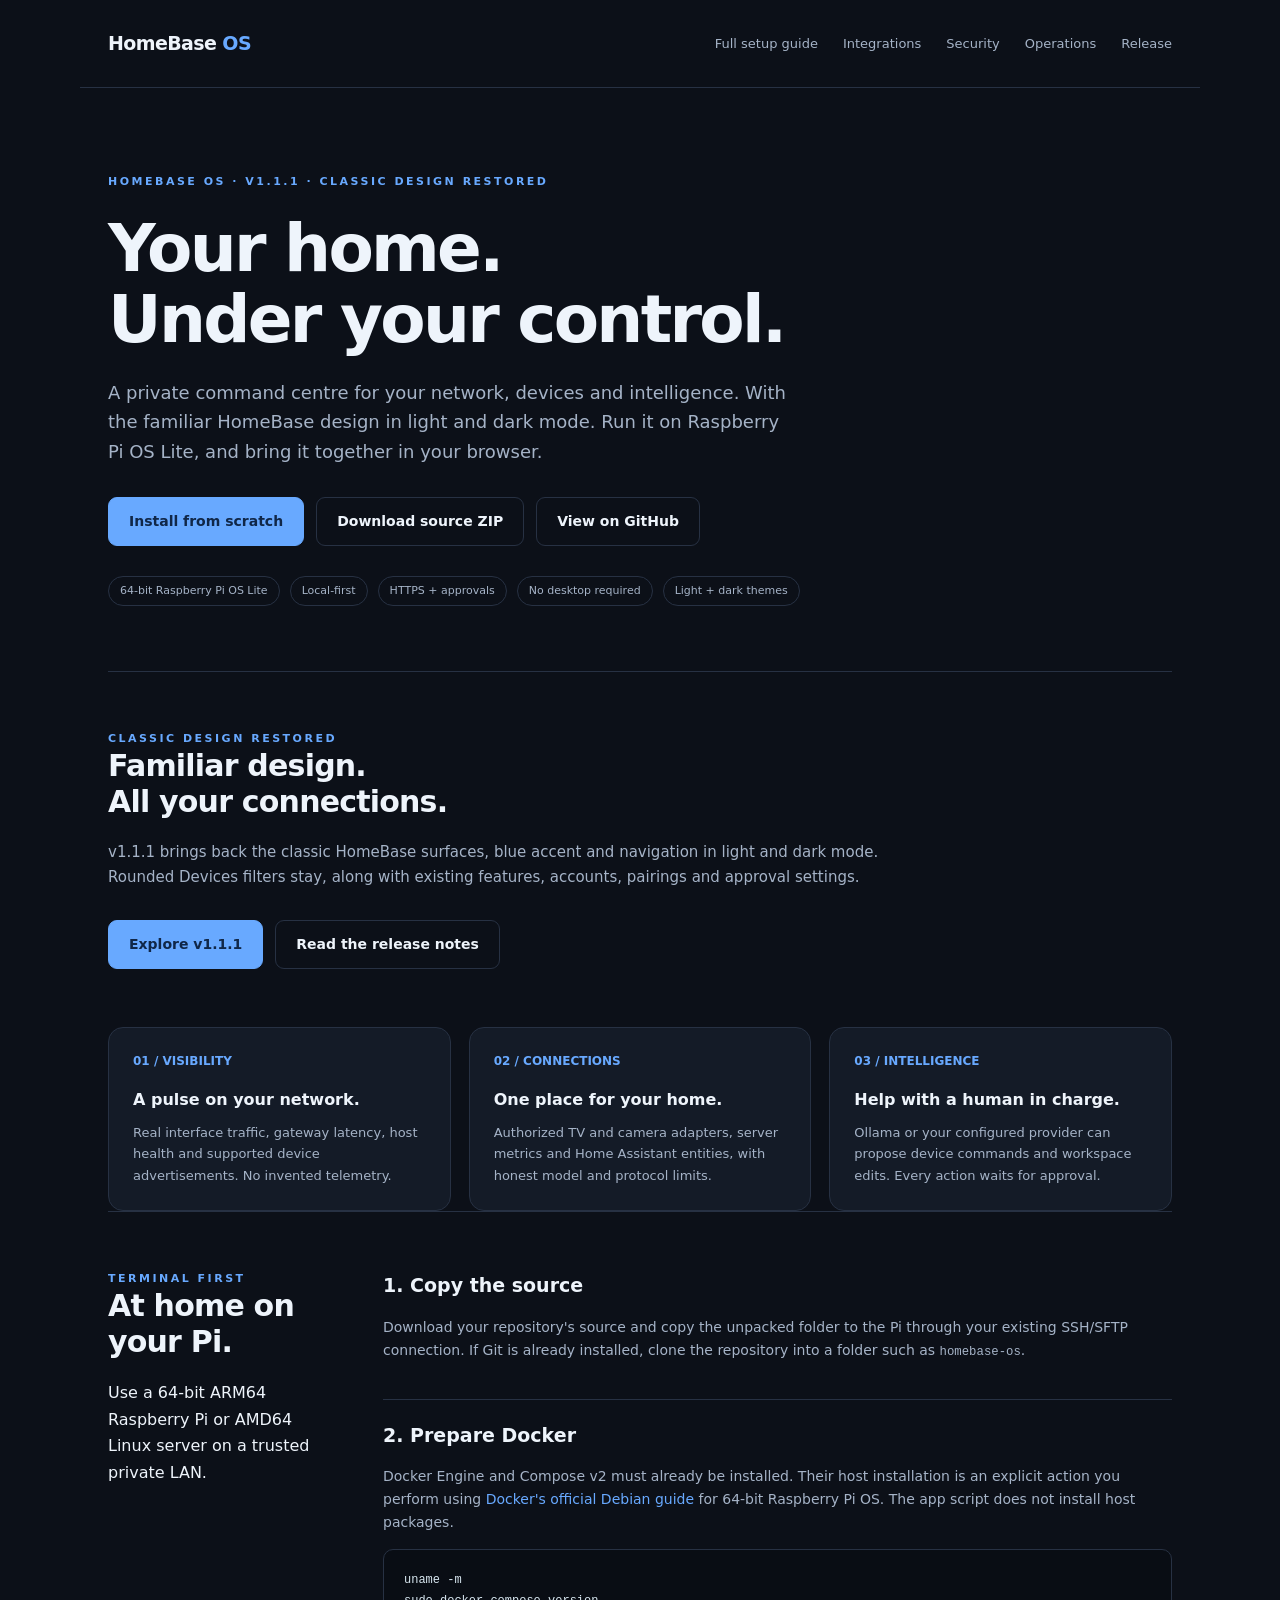
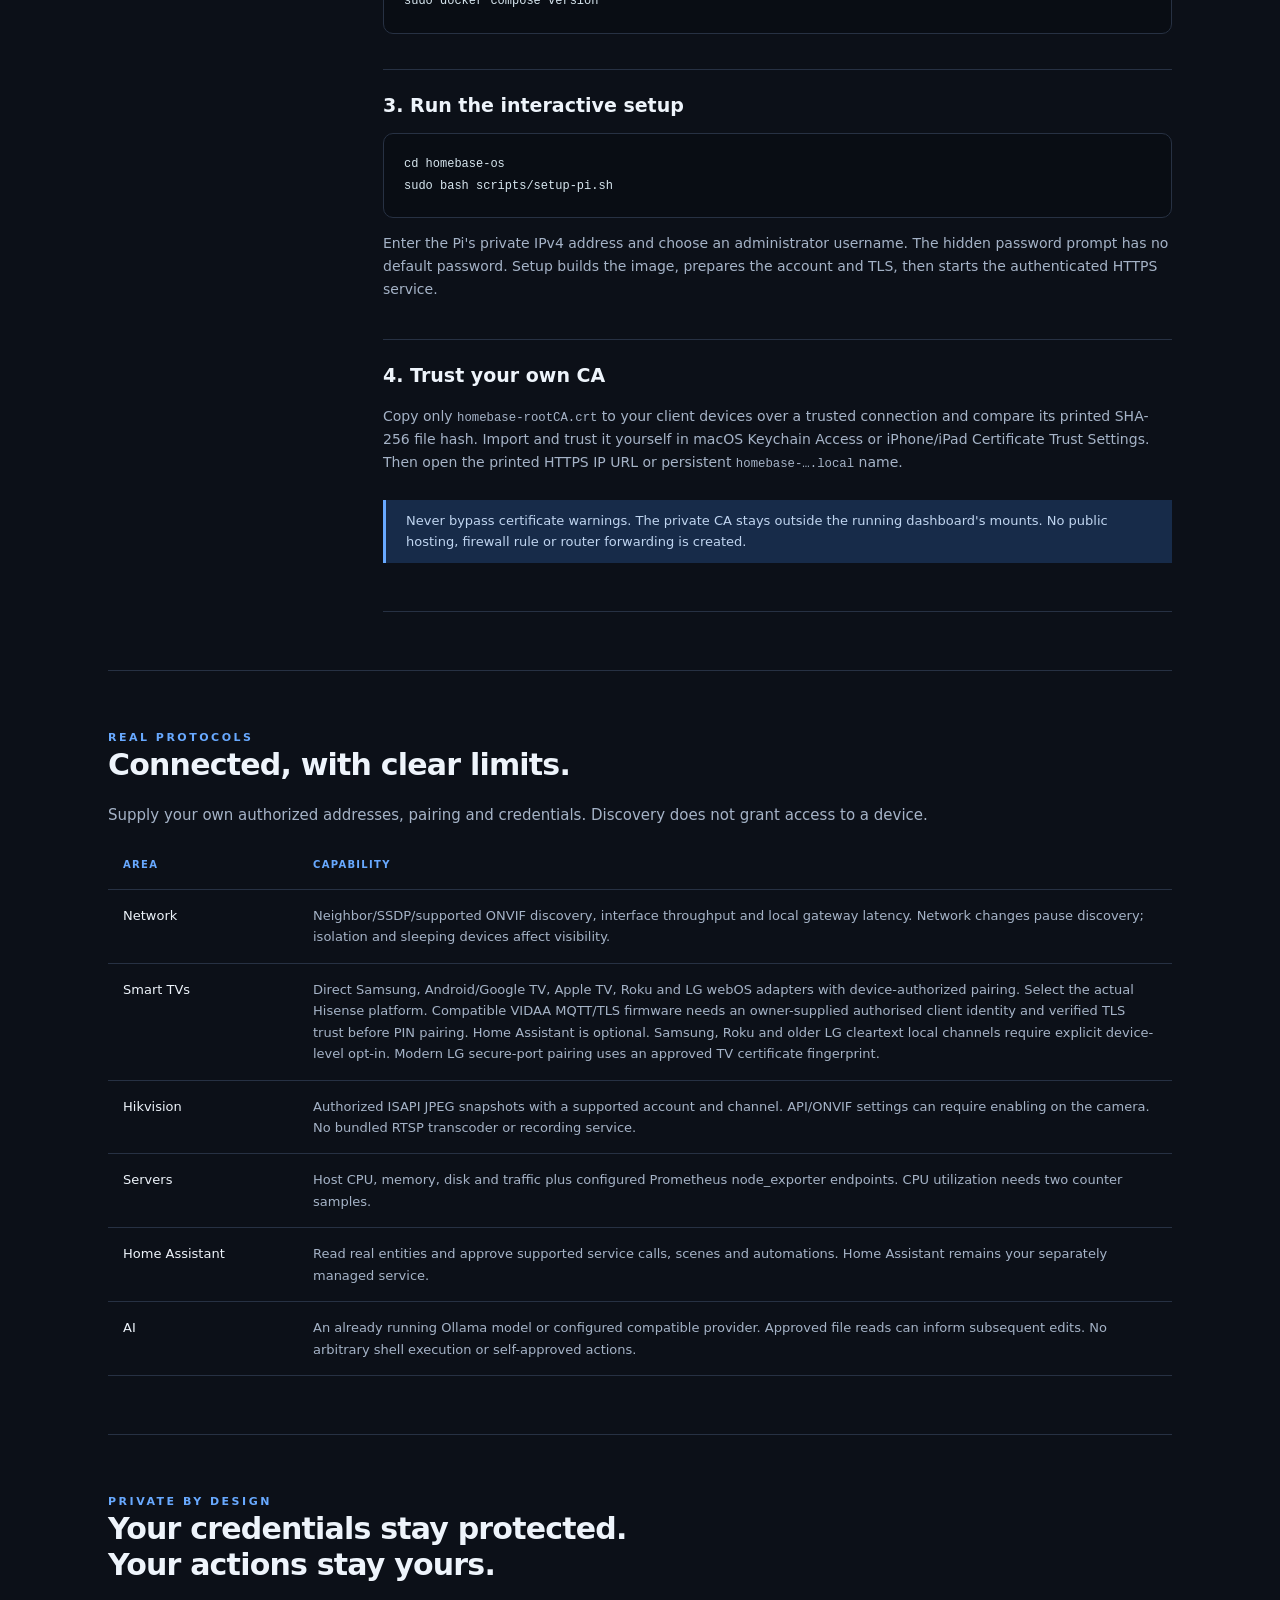
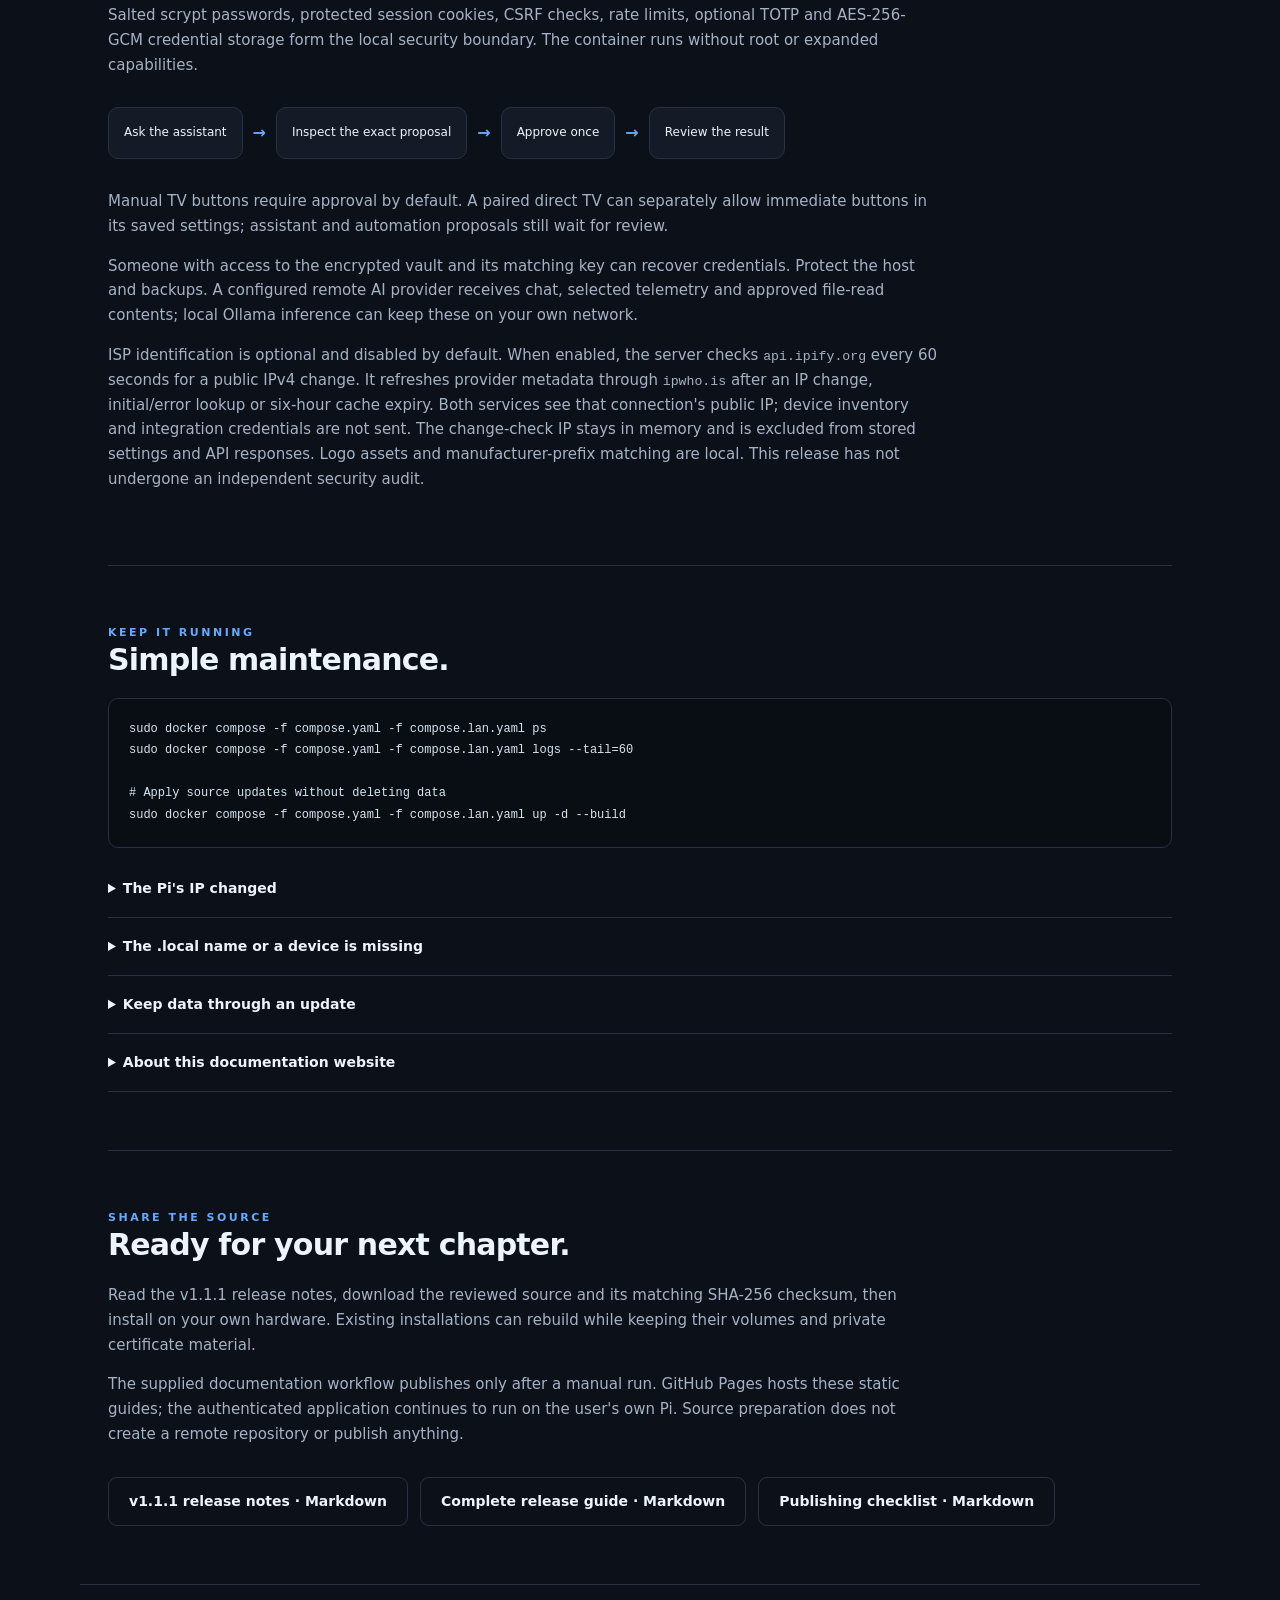
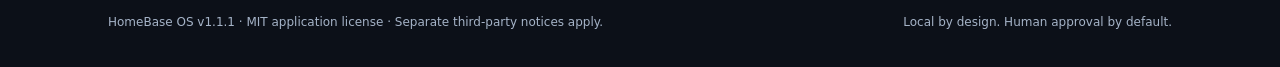
<file: docs/index.html>
<!doctype html>
<html lang="en">
<head>
  <meta charset="utf-8">
  <meta name="viewport" content="width=device-width,initial-scale=1">
  <meta name="theme-color" content="#0c1018">
  <link rel="icon" href="favicon.svg?v=blue-1" type="image/svg+xml">
  <meta name="description" content="HomeBase OS v1.1.1 Classic Design Restored: a private home command centre for Raspberry Pi OS Lite 64-bit and Docker.">
  <meta name="homebase-repository" content="https://github.com/Grillmaster353/homebase-os">
  <script defer src="repository.js"></script>
  <title>HomeBase OS · Local by design</title>
  <link rel="stylesheet" href="site.css">
</head>
<body>
<a class="skip" href="#main">Skip to documentation</a>
<header><a class="brand" href="#">HomeBase<span> OS</span></a><nav aria-label="Documentation"><a href="setup.html">Full setup guide</a><a href="#integrations">Integrations</a><a href="#security">Security</a><a href="#operations">Operations</a><a href="#publishing">Release</a></nav></header>
<main id="main">
  <section class="hero">
    <div class="eyebrow">HOMEBASE OS · V1.1.1 · CLASSIC DESIGN RESTORED</div>
    <h1>Your home.<br>Under your control.</h1>
    <p>A private command centre for your network, devices and intelligence. With the familiar HomeBase design in light and dark mode. Run it on Raspberry Pi OS Lite, and bring it together in your browser.</p>
    <div class="buttons"><a class="button primary" href="setup.html">Install from scratch</a><a class="button" href="#install" data-repository-link="download" hidden>Download source ZIP</a><a class="button" href="#install" data-repository-link="source" hidden>View on GitHub</a></div>
    <div class="pills"><span>64-bit Raspberry Pi OS Lite</span><span>Local-first</span><span>HTTPS + approvals</span><span>No desktop required</span><span>Light + dark themes</span></div>
  </section>
  <section class="section" aria-labelledby="release-title">
    <div class="eyebrow">CLASSIC DESIGN RESTORED</div><h2 id="release-title">Familiar design.<br>All your connections.</h2><p>v1.1.1 brings back the classic HomeBase surfaces, blue accent and navigation in light and dark mode. Rounded Devices filters stay, along with existing features, accounts, pairings and approval settings.</p><div class="buttons"><a class="button primary" href="https://github.com/Grillmaster353/homebase-os/releases/tag/v1.1.1">Explore v1.1.1</a><a class="button" href="RELEASE-NOTES-1.1.1.md">Read the release notes</a></div>
  </section>
  <div class="grid">
    <article class="card"><div class="number">01 / VISIBILITY</div><h3>A pulse on your network.</h3><p>Real interface traffic, gateway latency, host health and supported device advertisements. No invented telemetry.</p></article>
    <article class="card"><div class="number">02 / CONNECTIONS</div><h3>One place for your home.</h3><p>Authorized TV and camera adapters, server metrics and Home Assistant entities, with honest model and protocol limits.</p></article>
    <article class="card"><div class="number">03 / INTELLIGENCE</div><h3>Help with a human in charge.</h3><p>Ollama or your configured provider can propose device commands and workspace edits. Every action waits for approval.</p></article>
  </div>
  <section class="section" id="install">
    <div class="layout"><div><div class="eyebrow">TERMINAL FIRST</div><h2>At home on your Pi.</h2><p>Use a 64-bit ARM64 Raspberry Pi or AMD64 Linux server on a trusted private LAN.</p></div><div class="steps">
      <article class="step"><h3>1. Copy the source</h3><p>Download your repository's source and copy the unpacked folder to the Pi through your existing SSH/SFTP connection. If Git is already installed, clone the repository into a folder such as <code>homebase-os</code>.</p></article>
      <article class="step"><h3>2. Prepare Docker</h3><p>Docker Engine and Compose v2 must already be installed. Their host installation is an explicit action you perform using <a href="https://docs.docker.com/engine/install/debian/">Docker's official Debian guide</a> for 64-bit Raspberry Pi OS. The app script does not install host packages.</p><pre>uname -m
sudo docker compose version</pre></article>
      <article class="step"><h3>3. Run the interactive setup</h3><pre>cd homebase-os
sudo bash scripts/setup-pi.sh</pre><p>Enter the Pi's private IPv4 address and choose an administrator username. The hidden password prompt has no default password. Setup builds the image, prepares the account and TLS, then starts the authenticated HTTPS service.</p></article>
      <article class="step"><h3>4. Trust your own CA</h3><p>Copy only <code>homebase-rootCA.crt</code> to your client devices over a trusted connection and compare its printed SHA-256 file hash. Import and trust it yourself in macOS Keychain Access or iPhone/iPad Certificate Trust Settings. Then open the printed HTTPS IP URL or persistent <code>homebase-….local</code> name.</p><div class="note">Never bypass certificate warnings. The private CA stays outside the running dashboard's mounts. No public hosting, firewall rule or router forwarding is created.</div></article>
    </div></div>
  </section>
  <section class="section" id="integrations"><div class="eyebrow">REAL PROTOCOLS</div><h2>Connected, with clear limits.</h2><p>Supply your own authorized addresses, pairing and credentials. Discovery does not grant access to a device.</p>
    <table><thead><tr><th>AREA</th><th>CAPABILITY</th></tr></thead><tbody>
      <tr><td>Network</td><td>Neighbor/SSDP/supported ONVIF discovery, interface throughput and local gateway latency. Network changes pause discovery; isolation and sleeping devices affect visibility.</td></tr>
      <tr><td>Smart TVs</td><td>Direct Samsung, Android/Google TV, Apple TV, Roku and LG webOS adapters with device-authorized pairing. Select the actual Hisense platform. Compatible VIDAA MQTT/TLS firmware needs an owner-supplied authorised client identity and verified TLS trust before PIN pairing. Home Assistant is optional. Samsung, Roku and older LG cleartext local channels require explicit device-level opt-in. Modern LG secure-port pairing uses an approved TV certificate fingerprint.</td></tr>
      <tr><td>Hikvision</td><td>Authorized ISAPI JPEG snapshots with a supported account and channel. API/ONVIF settings can require enabling on the camera. No bundled RTSP transcoder or recording service.</td></tr>
      <tr><td>Servers</td><td>Host CPU, memory, disk and traffic plus configured Prometheus node_exporter endpoints. CPU utilization needs two counter samples.</td></tr>
      <tr><td>Home Assistant</td><td>Read real entities and approve supported service calls, scenes and automations. Home Assistant remains your separately managed service.</td></tr>
      <tr><td>AI</td><td>An already running Ollama model or configured compatible provider. Approved file reads can inform subsequent edits. No arbitrary shell execution or self-approved actions.</td></tr>
    </tbody></table>
  </section>
  <section class="section" id="security"><div class="eyebrow">PRIVATE BY DESIGN</div><h2>Your credentials stay protected.<br>Your actions stay yours.</h2><p>Salted scrypt passwords, protected session cookies, CSRF checks, rate limits, optional TOTP and AES-256-GCM credential storage form the local security boundary. The container runs without root or expanded capabilities.</p>
    <div class="flow" aria-label="Action approval sequence"><span>Ask the assistant</span><b>→</b><span>Inspect the exact proposal</span><b>→</b><span>Approve once</span><b>→</b><span>Review the result</span></div>
    <p>Manual TV buttons require approval by default. A paired direct TV can separately allow immediate buttons in its saved settings; assistant and automation proposals still wait for review.</p><p>Someone with access to the encrypted vault and its matching key can recover credentials. Protect the host and backups. A configured remote AI provider receives chat, selected telemetry and approved file-read contents; local Ollama inference can keep these on your own network.</p><p>ISP identification is optional and disabled by default. When enabled, the server checks <code>api.ipify.org</code> every 60 seconds for a public IPv4 change. It refreshes provider metadata through <code>ipwho.is</code> after an IP change, initial/error lookup or six-hour cache expiry. Both services see that connection's public IP; device inventory and integration credentials are not sent. The change-check IP stays in memory and is excluded from stored settings and API responses. Logo assets and manufacturer-prefix matching are local. This release has not undergone an independent security audit.</p>
  </section>
  <section class="section" id="operations"><div class="eyebrow">KEEP IT RUNNING</div><h2>Simple maintenance.</h2><pre>sudo docker compose -f compose.yaml -f compose.lan.yaml ps
sudo docker compose -f compose.yaml -f compose.lan.yaml logs --tail=60

# Apply source updates without deleting data
sudo docker compose -f compose.yaml -f compose.lan.yaml up -d --build</pre>
    <details><summary>The Pi's IP changed</summary><p>Rerun setup with its current private IPv4. The existing account and CA are preserved and the server certificate is refreshed. Resume discovery on the intended network.</p></details>
    <details><summary>The .local name or a device is missing</summary><p>mDNS and device advertisements need a multicast-capable LAN. Guest isolation, VLANs and sleeping devices can interfere. Use the certificate's direct IP URL and add authorized integrations manually when needed.</p></details>
    <details><summary>Keep data through an update</summary><p>Keep the existing Compose project and named volumes. Never use <code>down -v</code> as an update command: it removes the saved account, encrypted vault and workspace. Protect backups and private CA material.</p></details>
    <details><summary>About this documentation website</summary><p>This is static documentation source. Publishing it with GitHub Pages is optional and separate from the dashboard, which runs only on your own host. No repository, workflow or public site is created merely by downloading the source.</p></details>
  </section>
  <section class="section" id="publishing"><div class="eyebrow">SHARE THE SOURCE</div><h2>Ready for your next chapter.</h2><p>Read the v1.1.1 release notes, download the reviewed source and its matching SHA-256 checksum, then install on your own hardware. Existing installations can rebuild while keeping their volumes and private certificate material.</p><p>The supplied documentation workflow publishes only after a manual run. GitHub Pages hosts these static guides; the authenticated application continues to run on the user's own Pi. Source preparation does not create a remote repository or publish anything.</p><div class="buttons"><a class="button" href="RELEASE-NOTES-1.1.1.md">v1.1.1 release notes · Markdown</a><a class="button" href="RELEASING.md">Complete release guide · Markdown</a><a class="button" href="PUBLISH-CHECKLIST.md">Publishing checklist · Markdown</a></div></section>
</main>
<footer><span>HomeBase OS v1.1.1 · MIT application license · Separate third-party notices apply.</span><span>Local by design. Human approval by default.</span></footer>
</body></html>
</file>
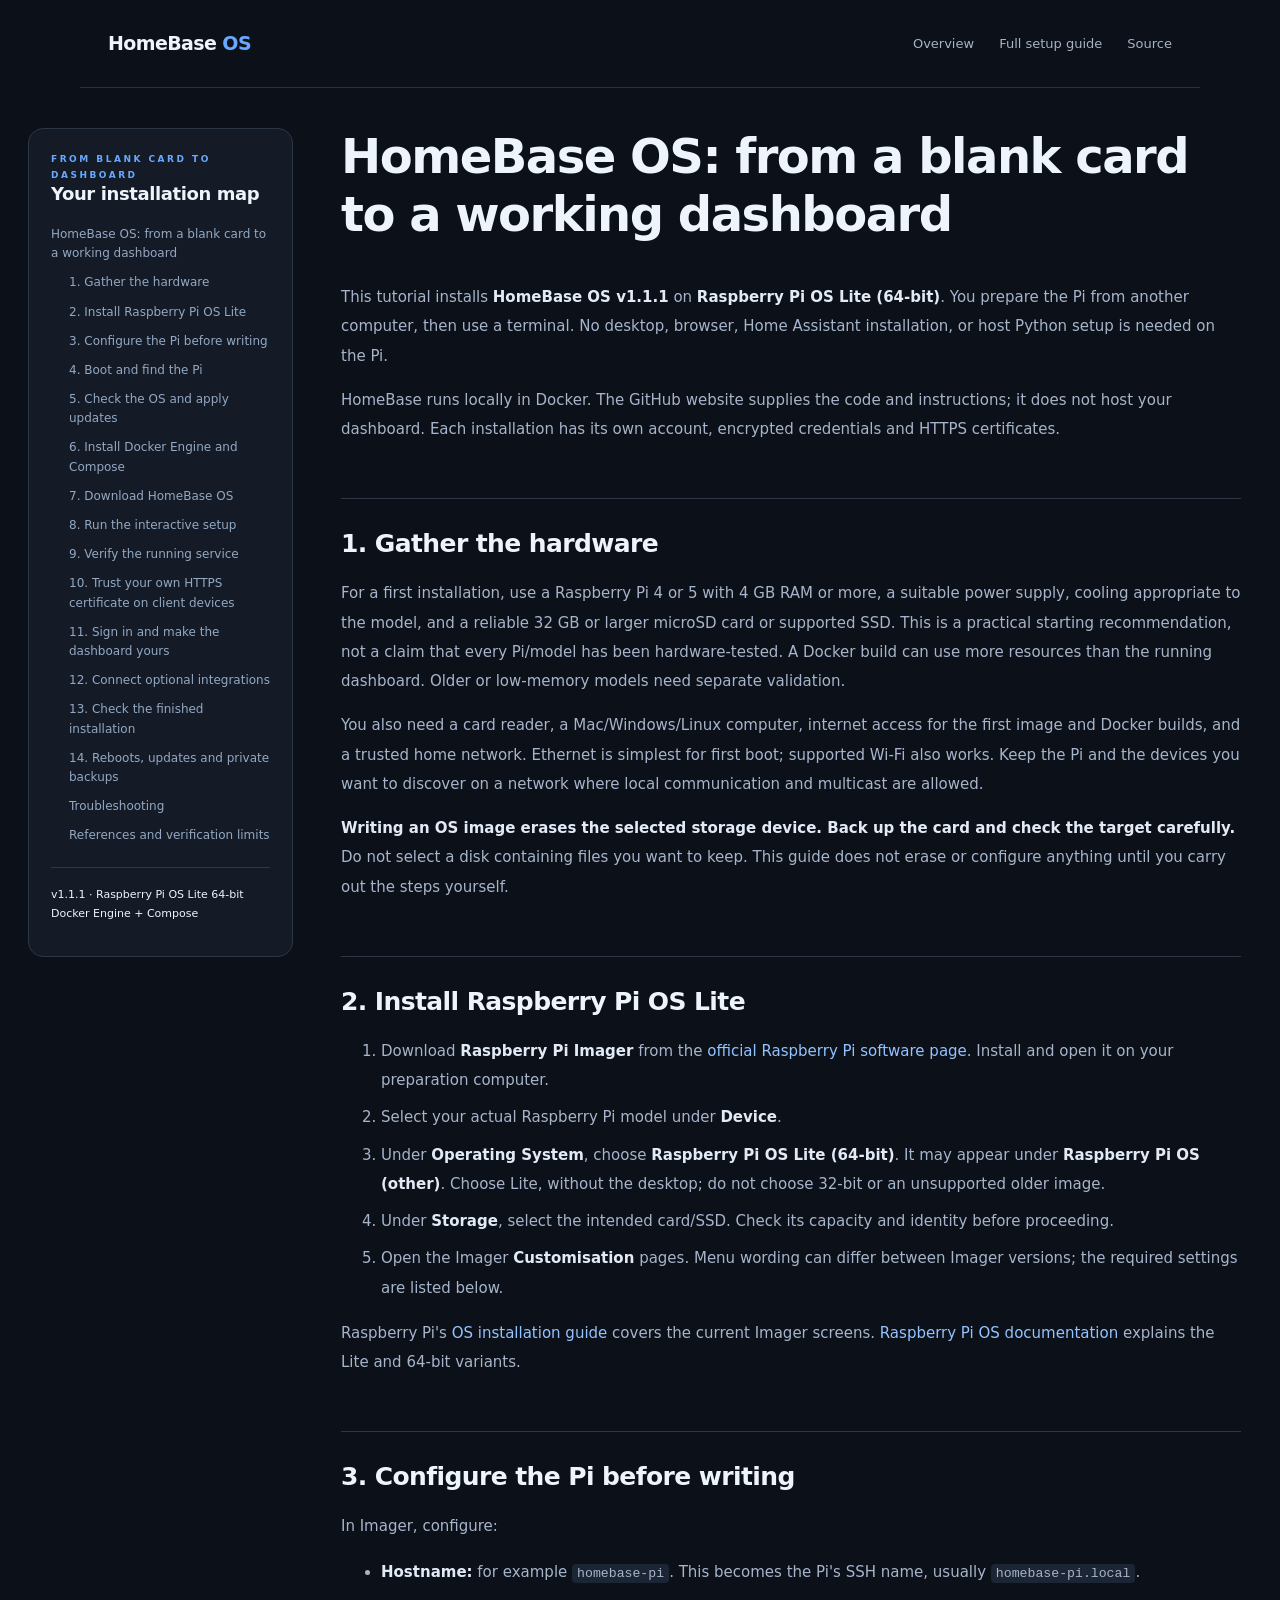
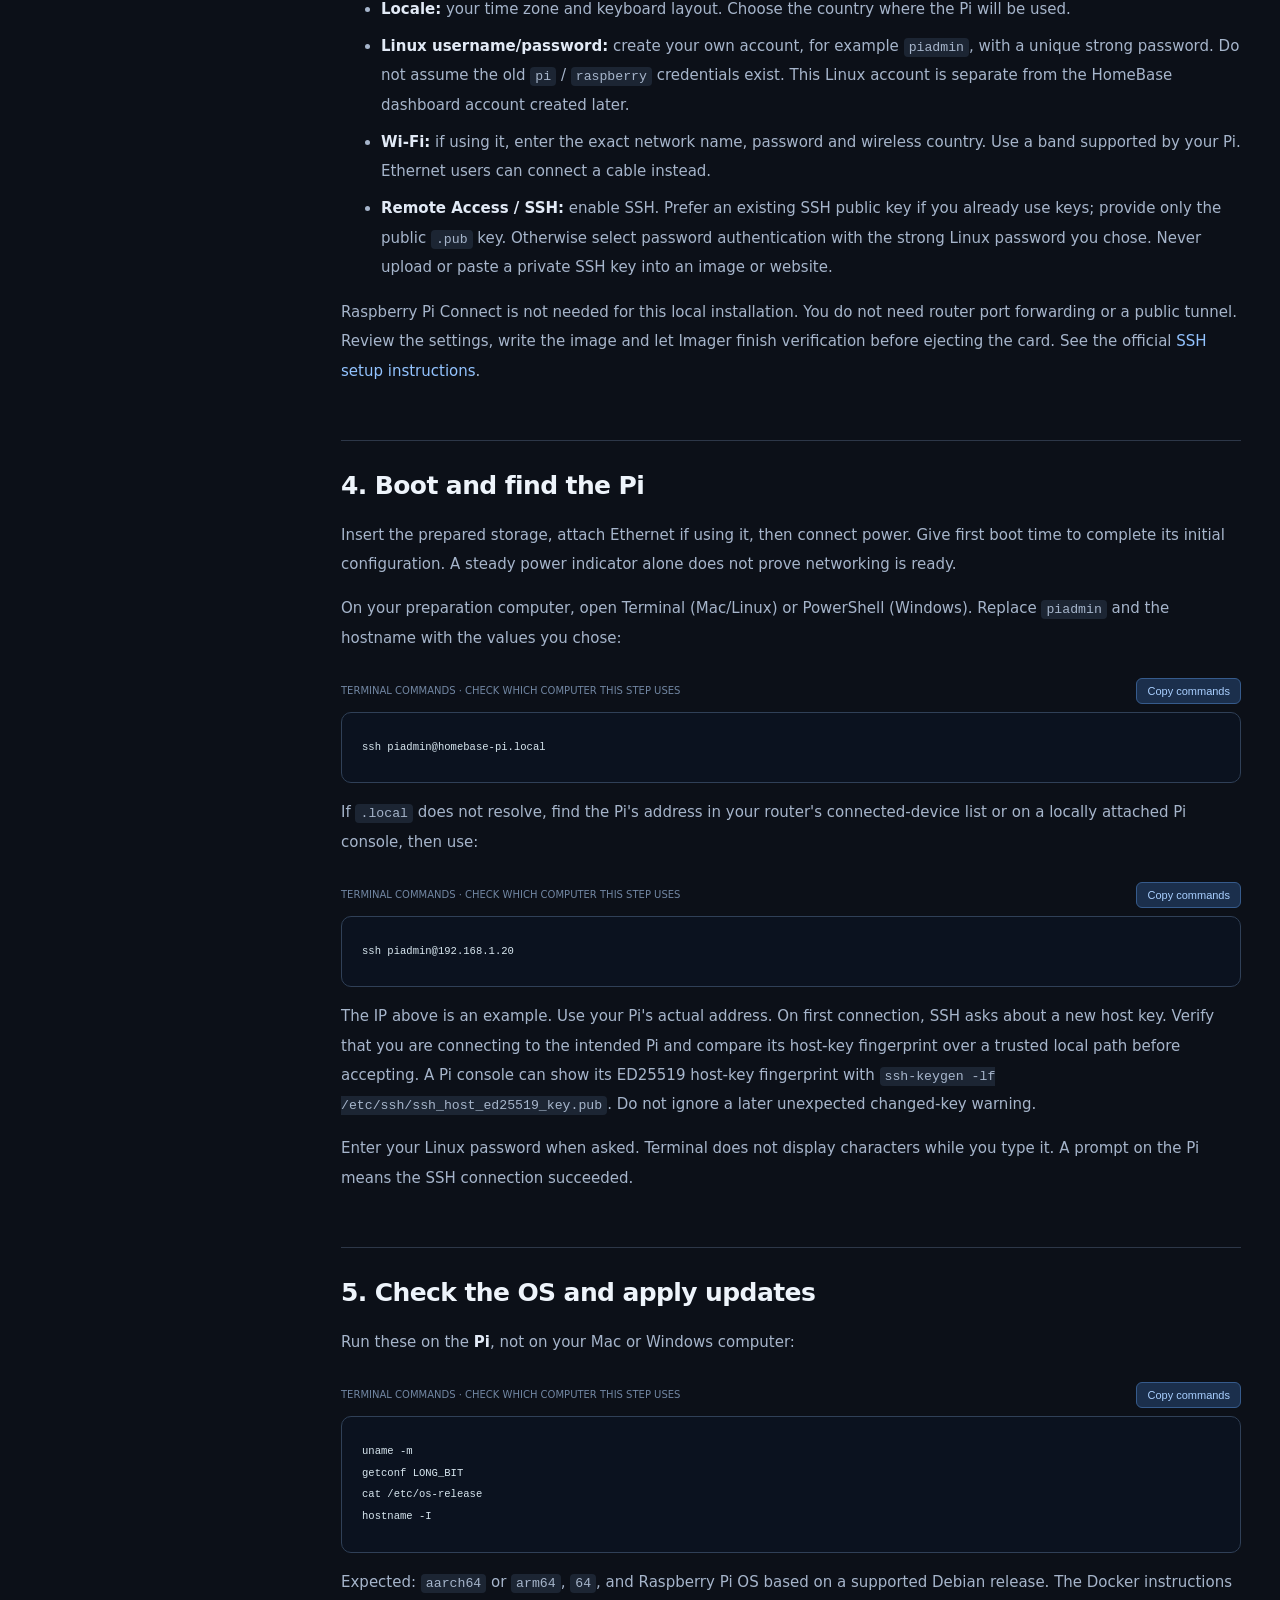
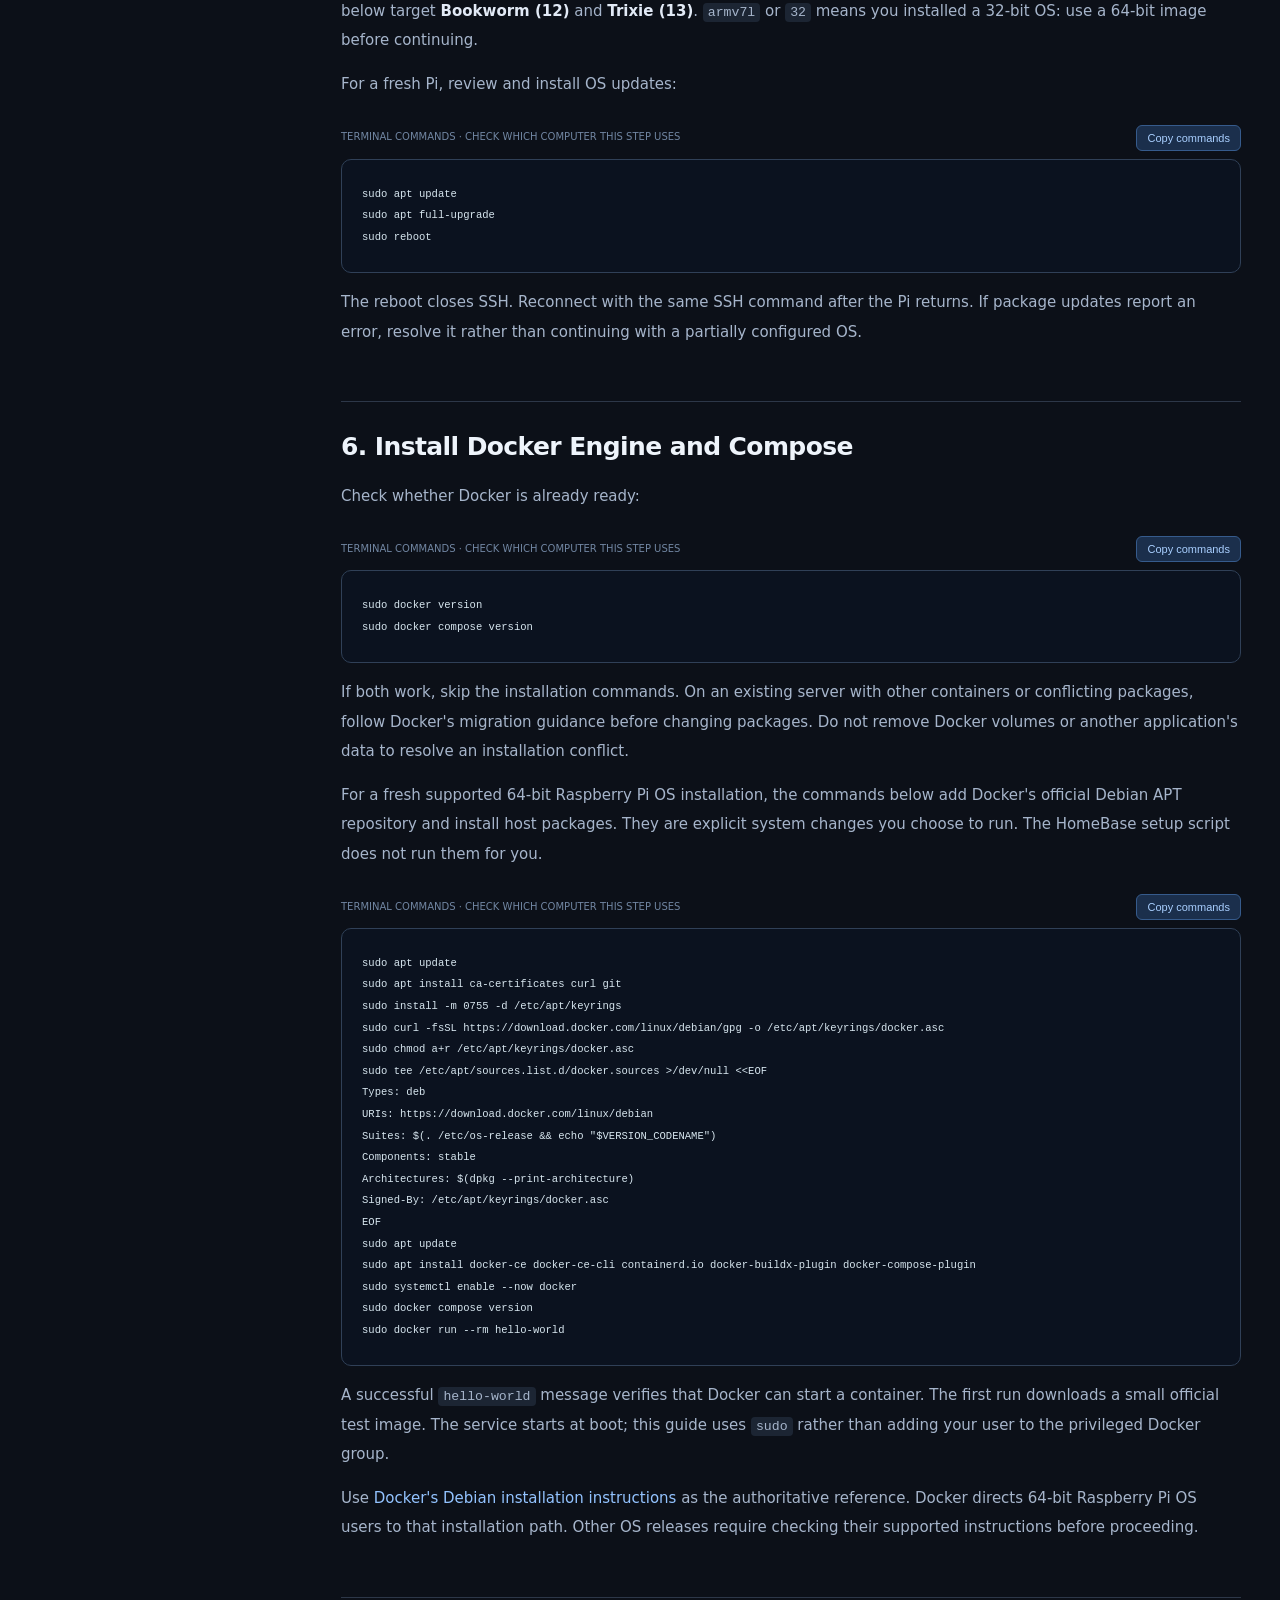
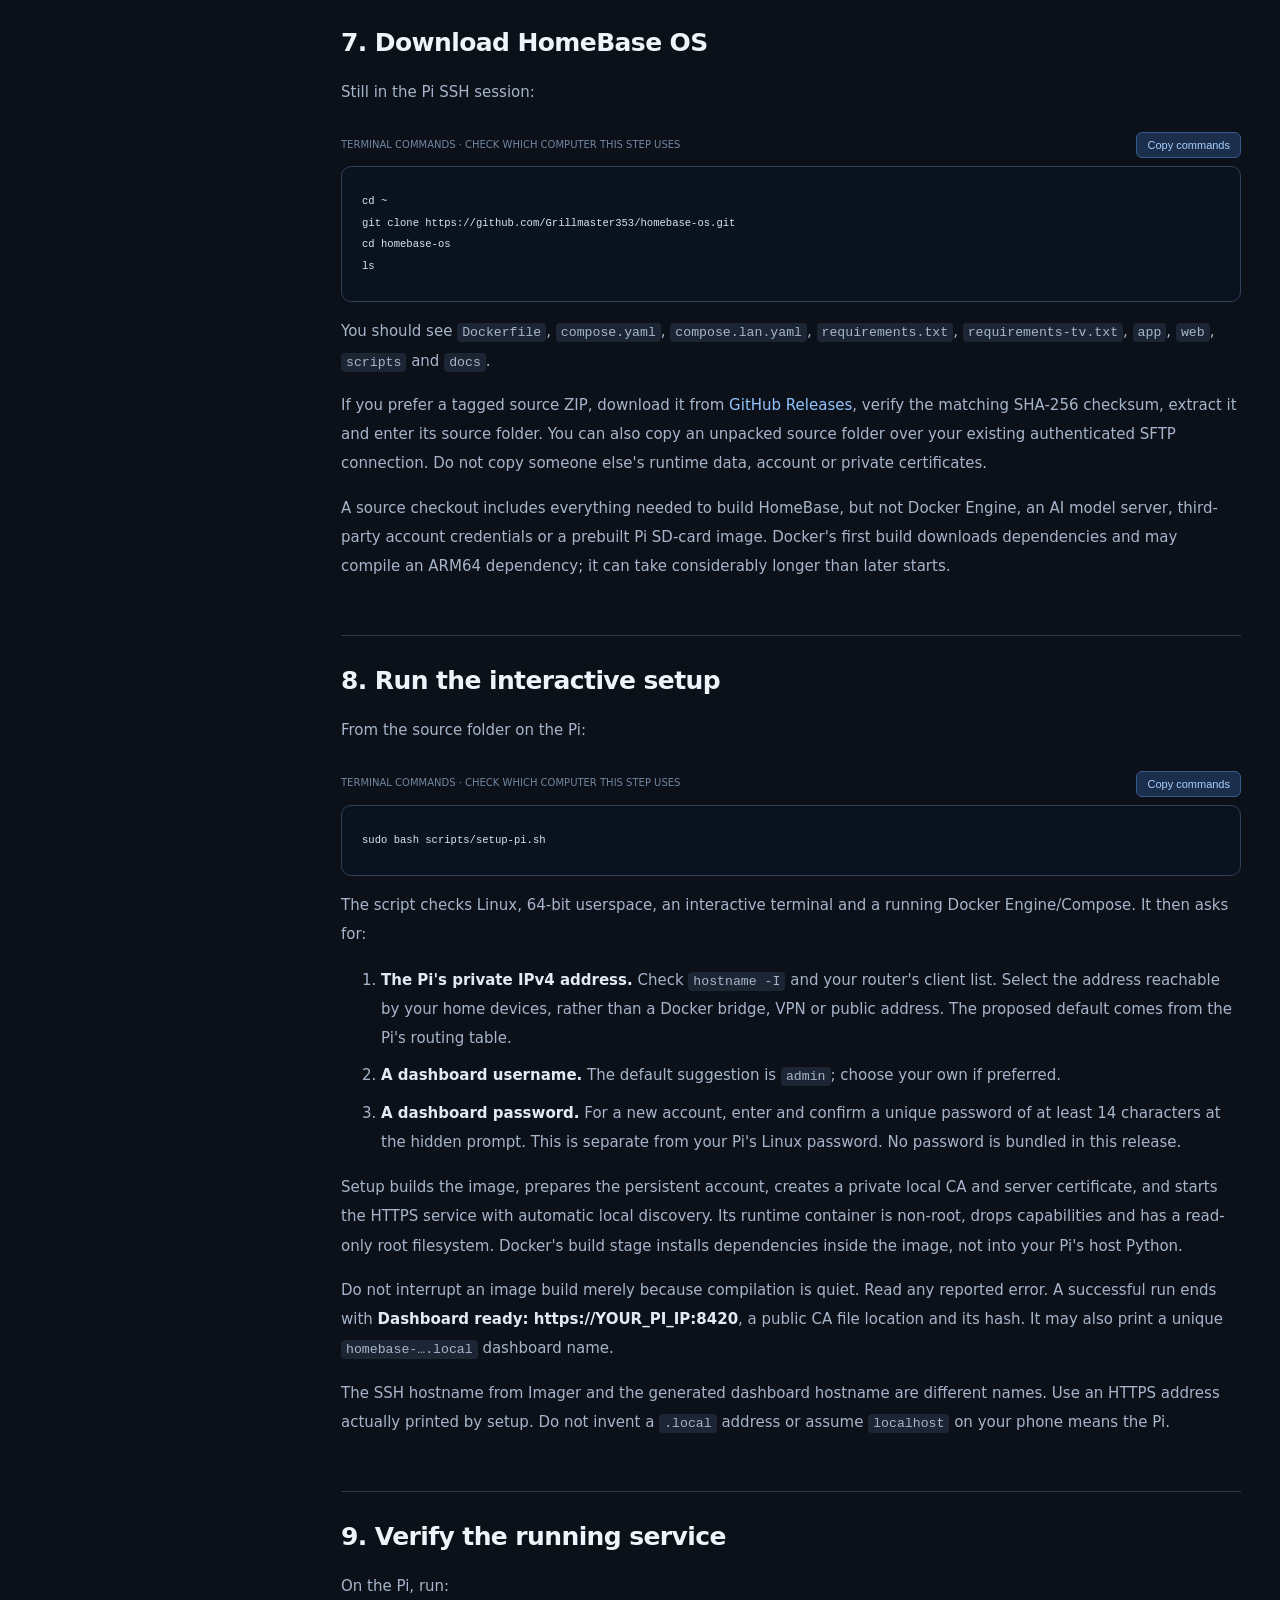
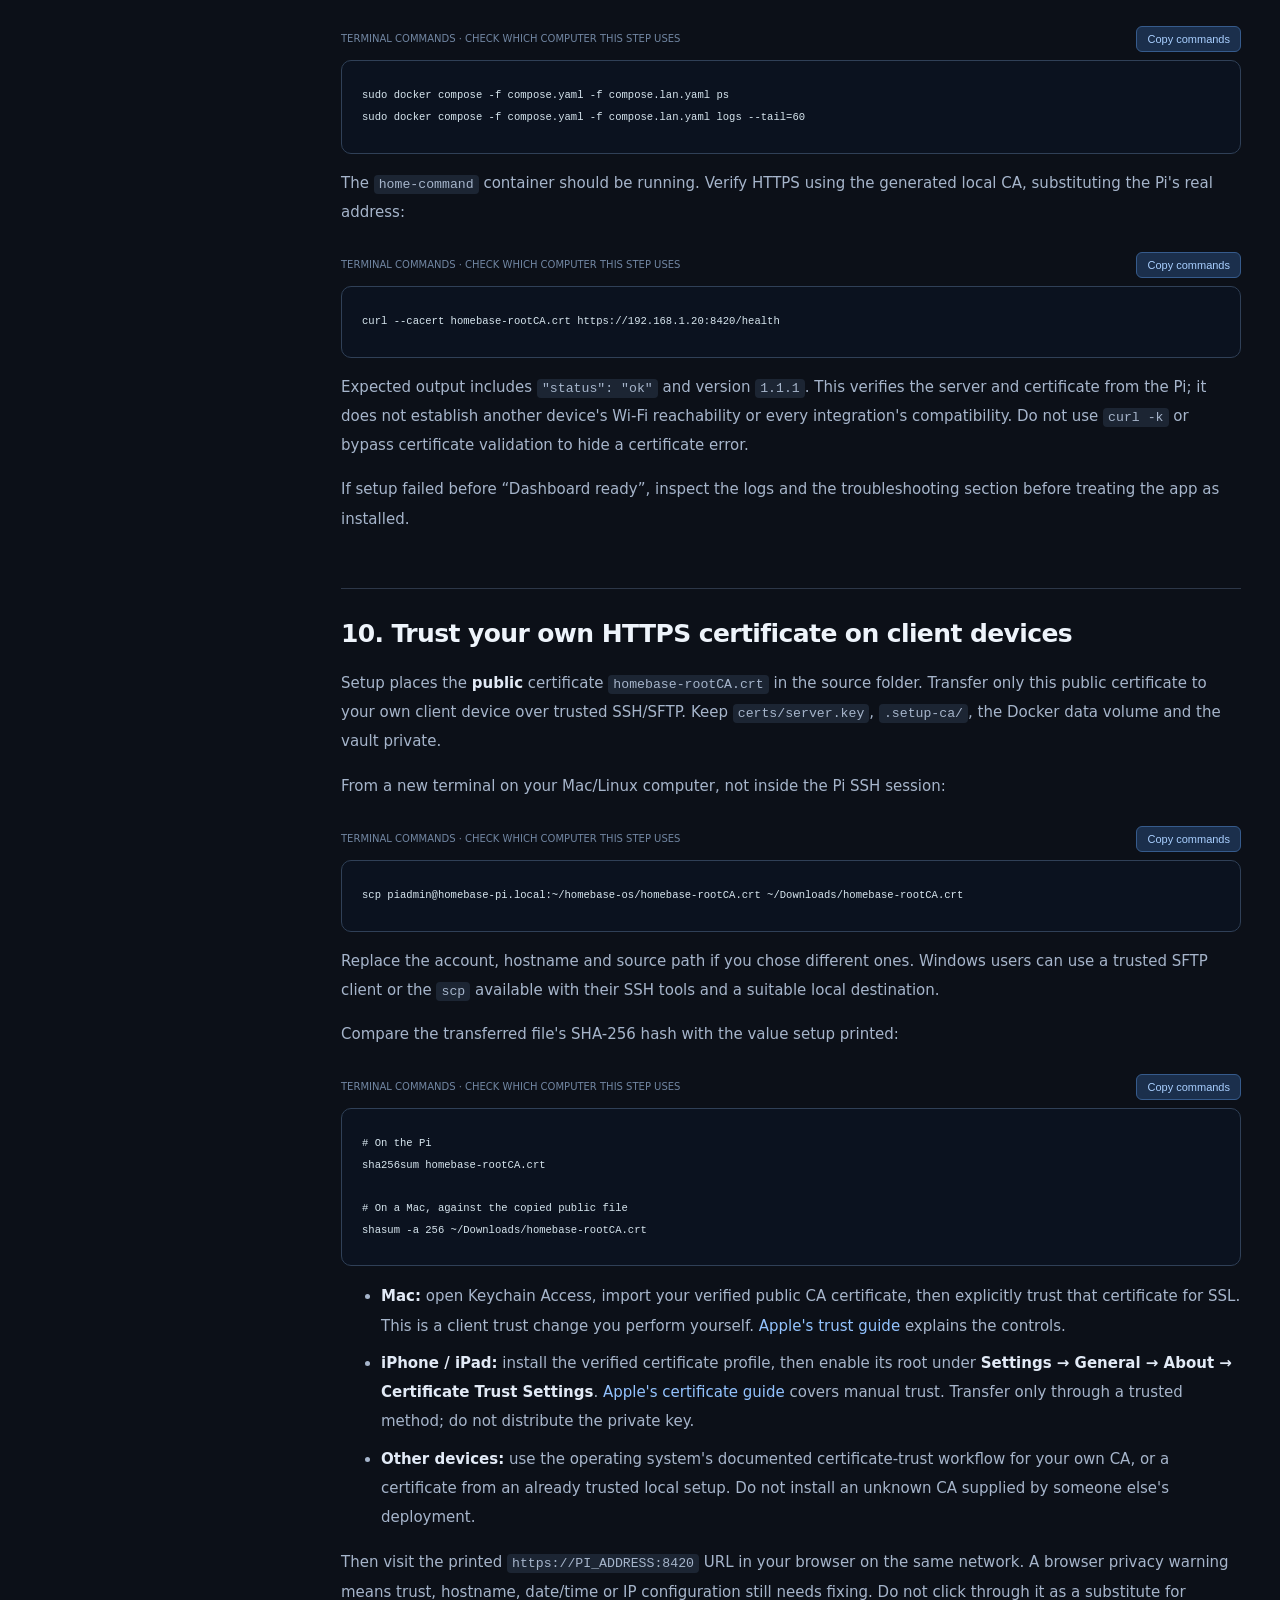
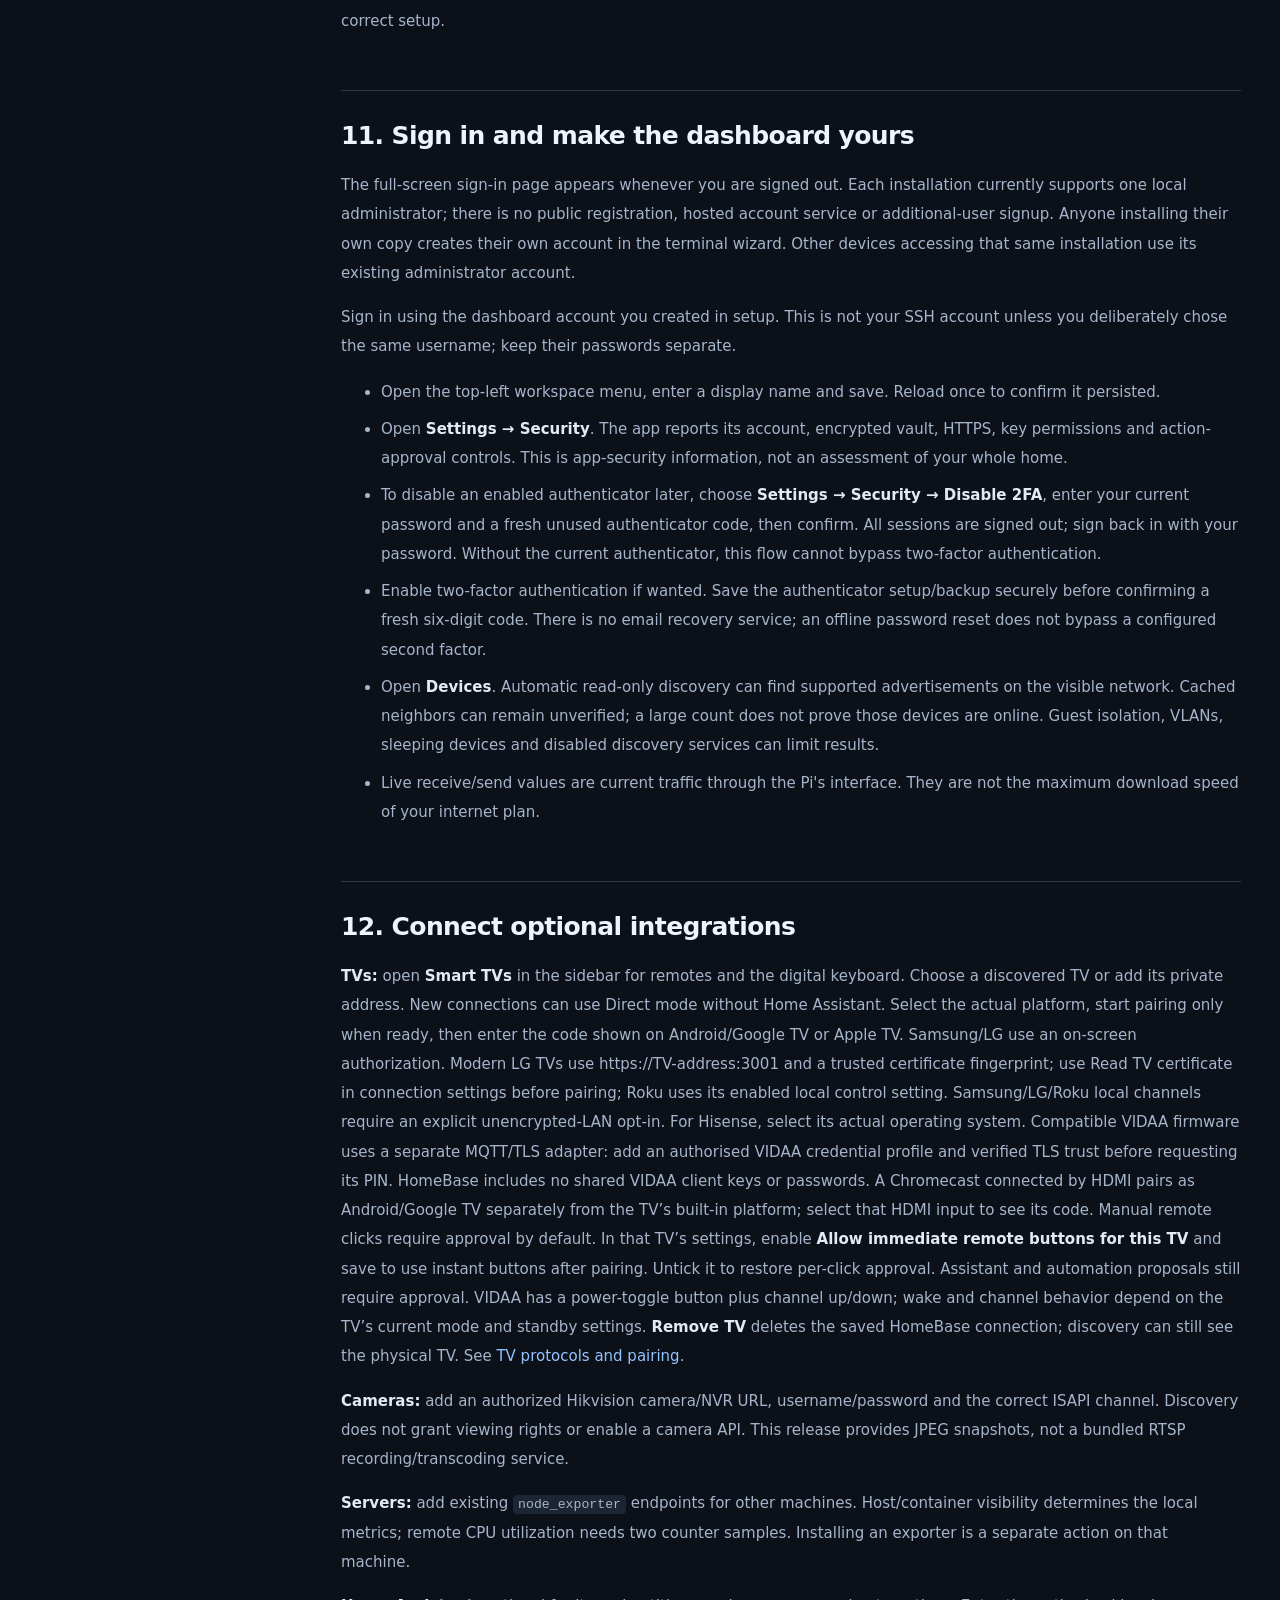
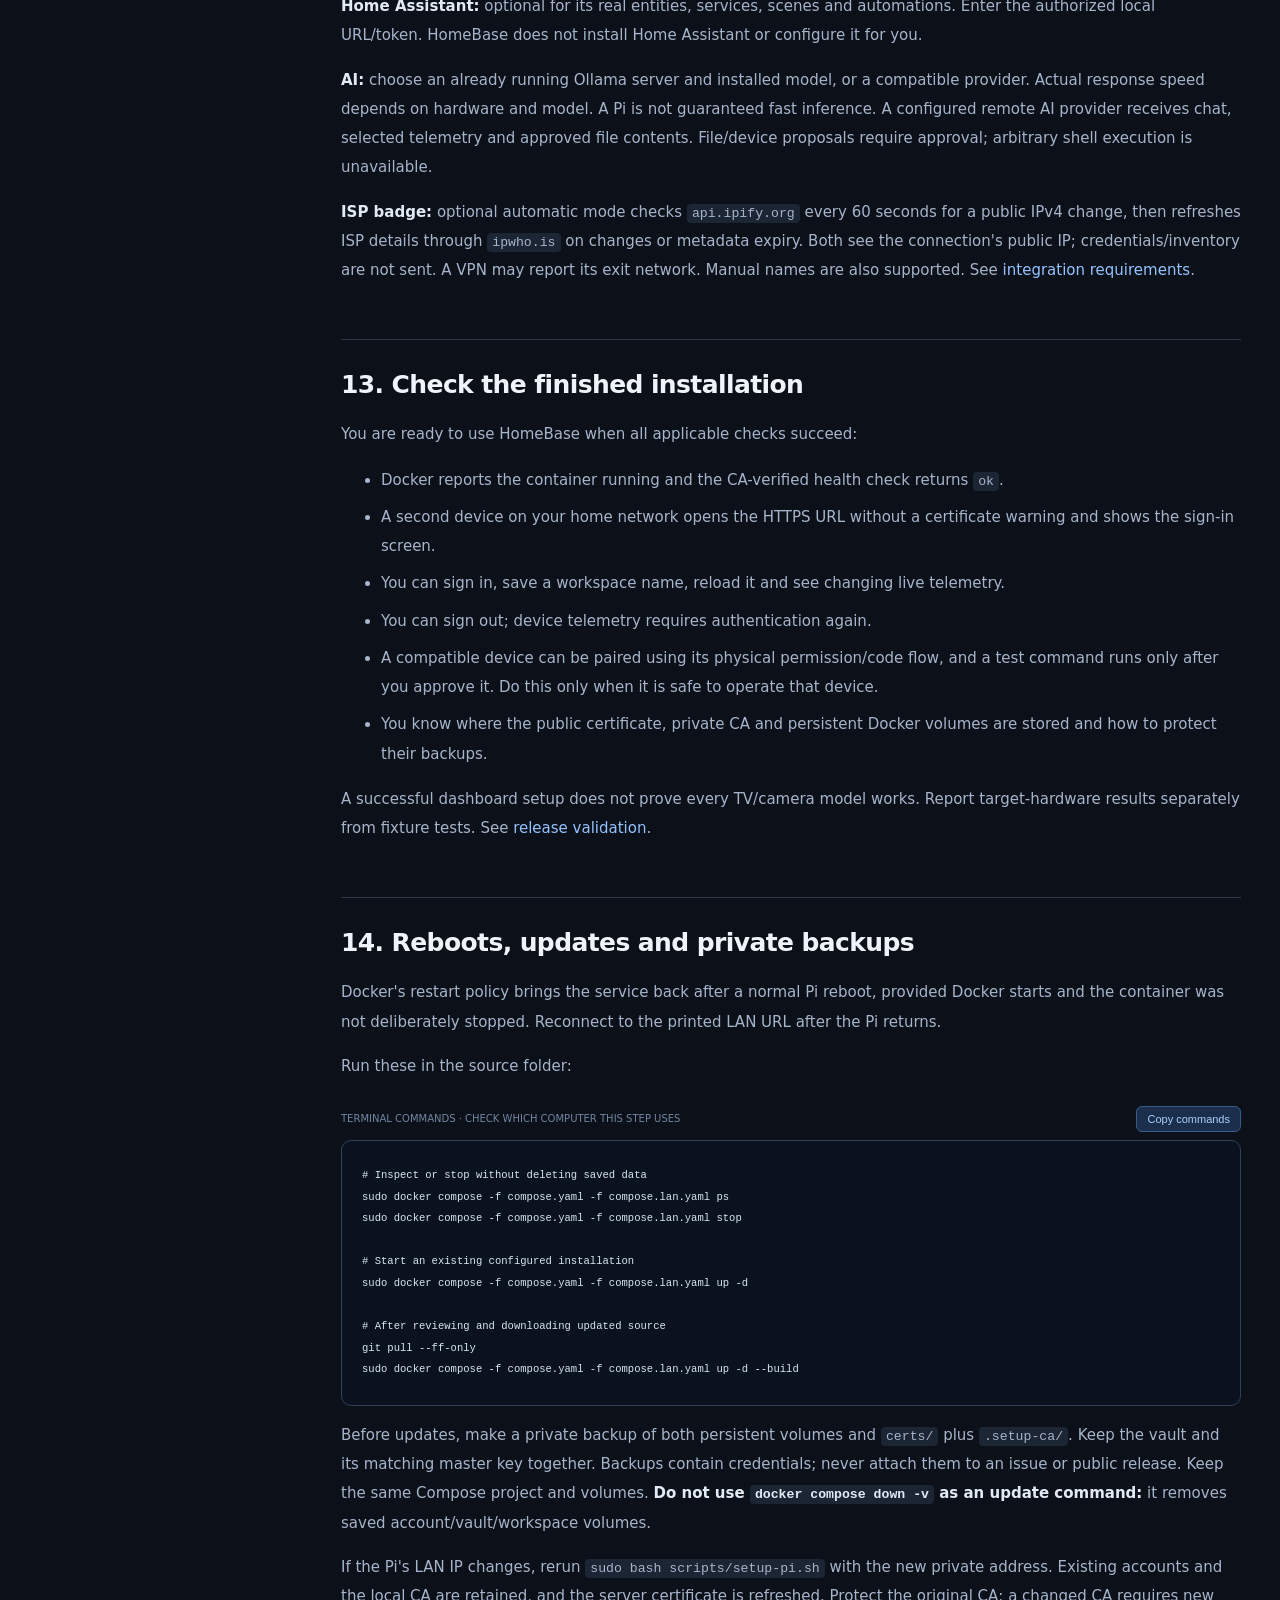
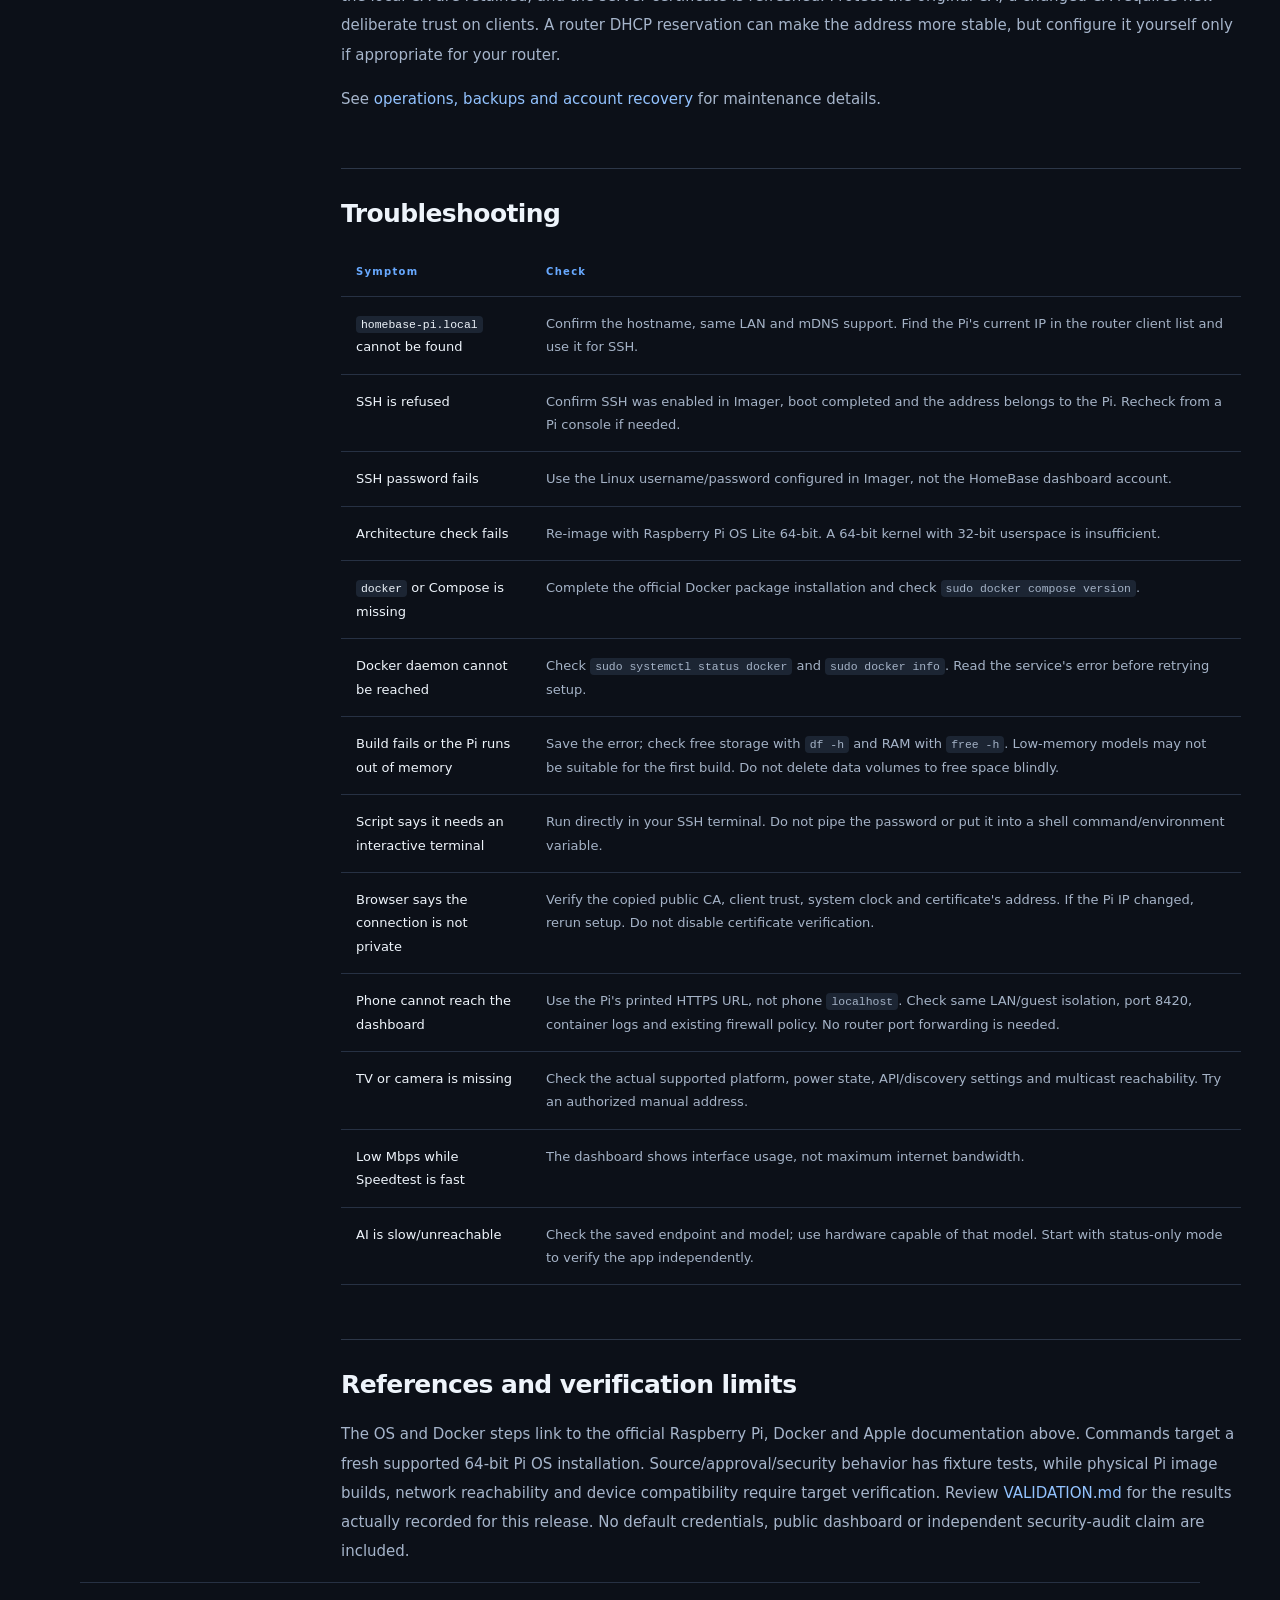
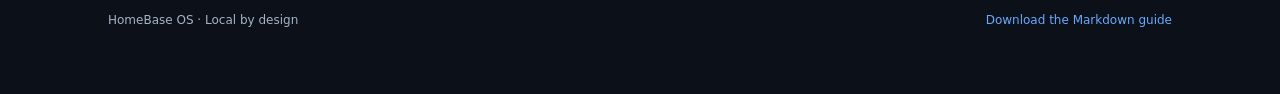
<file: docs/setup.html>
<!doctype html><html lang="en"><head><meta charset="utf-8"><meta name="viewport" content="width=device-width,initial-scale=1"><meta name="theme-color" content="#0c1018"><meta name="description" content="Complete HomeBase OS installation: Raspberry Pi OS Lite, SSH, Docker, HTTPS and device setup."><title>Install HomeBase OS · Complete Raspberry Pi Guide</title><link rel="icon" href="favicon.svg?v=blue-1" type="image/svg+xml"><link rel="stylesheet" href="site.css"><link rel="stylesheet" href="guide.css"><script defer src="guide.js"></script></head><body><a class="skip" href="#guide">Skip to guide</a><header><a class="brand" href="index.html">HomeBase<span> OS</span></a><nav aria-label="Guide navigation"><a href="index.html">Overview</a><a href="setup.html" aria-current="page">Full setup guide</a><a href="https://github.com/Grillmaster353/homebase-os">Source</a></nav></header><main class="guide-shell"><aside class="guide-toc"><div class="eyebrow">FROM BLANK CARD TO DASHBOARD</div><h2>Your installation map</h2><div class="toc">
<ul>
<li><a href="#homebase-os-from-a-blank-card-to-a-working-dashboard">HomeBase OS: from a blank card to a working dashboard</a><ul>
<li><a href="#1-gather-the-hardware">1. Gather the hardware</a></li>
<li><a href="#2-install-raspberry-pi-os-lite">2. Install Raspberry Pi OS Lite</a></li>
<li><a href="#3-configure-the-pi-before-writing">3. Configure the Pi before writing</a></li>
<li><a href="#4-boot-and-find-the-pi">4. Boot and find the Pi</a></li>
<li><a href="#5-check-the-os-and-apply-updates">5. Check the OS and apply updates</a></li>
<li><a href="#6-install-docker-engine-and-compose">6. Install Docker Engine and Compose</a></li>
<li><a href="#7-download-homebase-os">7. Download HomeBase OS</a></li>
<li><a href="#8-run-the-interactive-setup">8. Run the interactive setup</a></li>
<li><a href="#9-verify-the-running-service">9. Verify the running service</a></li>
<li><a href="#10-trust-your-own-https-certificate-on-client-devices">10. Trust your own HTTPS certificate on client devices</a></li>
<li><a href="#11-sign-in-and-make-the-dashboard-yours">11. Sign in and make the dashboard yours</a></li>
<li><a href="#12-connect-optional-integrations">12. Connect optional integrations</a></li>
<li><a href="#13-check-the-finished-installation">13. Check the finished installation</a></li>
<li><a href="#14-reboots-updates-and-private-backups">14. Reboots, updates and private backups</a></li>
<li><a href="#troubleshooting">Troubleshooting</a></li>
<li><a href="#references-and-verification-limits">References and verification limits</a></li>
</ul>
</li>
</ul>
</div>
<p class="guide-meta">v1.1.1 · Raspberry Pi OS Lite 64-bit<br>Docker Engine + Compose</p></aside><article id="guide" class="guide-content"><h1 id="homebase-os-from-a-blank-card-to-a-working-dashboard">HomeBase OS: from a blank card to a working dashboard</h1>
<p>This tutorial installs <strong>HomeBase OS v1.1.1</strong> on <strong>Raspberry Pi OS Lite (64-bit)</strong>. You prepare the Pi from another computer, then use a terminal. No desktop, browser, Home Assistant installation, or host Python setup is needed on the Pi.</p>
<p>HomeBase runs locally in Docker. The GitHub website supplies the code and instructions; it does not host your dashboard. Each installation has its own account, encrypted credentials and HTTPS certificates.</p>
<h2 id="1-gather-the-hardware">1. Gather the hardware</h2>
<p>For a first installation, use a Raspberry Pi 4 or 5 with 4 GB RAM or more, a suitable power supply, cooling appropriate to the model, and a reliable 32 GB or larger microSD card or supported SSD. This is a practical starting recommendation, not a claim that every Pi/model has been hardware-tested. A Docker build can use more resources than the running dashboard. Older or low-memory models need separate validation.</p>
<p>You also need a card reader, a Mac/Windows/Linux computer, internet access for the first image and Docker builds, and a trusted home network. Ethernet is simplest for first boot; supported Wi-Fi also works. Keep the Pi and the devices you want to discover on a network where local communication and multicast are allowed.</p>
<p><strong>Writing an OS image erases the selected storage device. Back up the card and check the target carefully.</strong> Do not select a disk containing files you want to keep. This guide does not erase or configure anything until you carry out the steps yourself.</p>
<h2 id="2-install-raspberry-pi-os-lite">2. Install Raspberry Pi OS Lite</h2>
<ol>
<li>Download <strong>Raspberry Pi Imager</strong> from the <a href="https://www.raspberrypi.com/software/">official Raspberry Pi software page</a>. Install and open it on your preparation computer.</li>
<li>Select your actual Raspberry Pi model under <strong>Device</strong>.</li>
<li>Under <strong>Operating System</strong>, choose <strong>Raspberry Pi OS Lite (64-bit)</strong>. It may appear under <strong>Raspberry Pi OS (other)</strong>. Choose Lite, without the desktop; do not choose 32-bit or an unsupported older image.</li>
<li>Under <strong>Storage</strong>, select the intended card/SSD. Check its capacity and identity before proceeding.</li>
<li>Open the Imager <strong>Customisation</strong> pages. Menu wording can differ between Imager versions; the required settings are listed below.</li>
</ol>
<p>Raspberry Pi's <a href="https://www.raspberrypi.com/documentation/computers/getting-started.html">OS installation guide</a> covers the current Imager screens. <a href="https://www.raspberrypi.com/documentation/computers/os.html">Raspberry Pi OS documentation</a> explains the Lite and 64-bit variants.</p>
<h2 id="3-configure-the-pi-before-writing">3. Configure the Pi before writing</h2>
<p>In Imager, configure:</p>
<ul>
<li><strong>Hostname:</strong> for example <code>homebase-pi</code>. This becomes the Pi's SSH name, usually <code>homebase-pi.local</code>.</li>
<li><strong>Locale:</strong> your time zone and keyboard layout. Choose the country where the Pi will be used.</li>
<li><strong>Linux username/password:</strong> create your own account, for example <code>piadmin</code>, with a unique strong password. Do not assume the old <code>pi</code> / <code>raspberry</code> credentials exist. This Linux account is separate from the HomeBase dashboard account created later.</li>
<li><strong>Wi-Fi:</strong> if using it, enter the exact network name, password and wireless country. Use a band supported by your Pi. Ethernet users can connect a cable instead.</li>
<li><strong>Remote Access / SSH:</strong> enable SSH. Prefer an existing SSH public key if you already use keys; provide only the public <code>.pub</code> key. Otherwise select password authentication with the strong Linux password you chose. Never upload or paste a private SSH key into an image or website.</li>
</ul>
<p>Raspberry Pi Connect is not needed for this local installation. You do not need router port forwarding or a public tunnel. Review the settings, write the image and let Imager finish verification before ejecting the card. See the official <a href="https://www.raspberrypi.com/documentation/computers/remote-access.html">SSH setup instructions</a>.</p>
<h2 id="4-boot-and-find-the-pi">4. Boot and find the Pi</h2>
<p>Insert the prepared storage, attach Ethernet if using it, then connect power. Give first boot time to complete its initial configuration. A steady power indicator alone does not prove networking is ready.</p>
<p>On your preparation computer, open Terminal (Mac/Linux) or PowerShell (Windows). Replace <code>piadmin</code> and the hostname with the values you chose:</p>
<pre><code class="language-sh">ssh piadmin@homebase-pi.local
</code></pre>
<p>If <code>.local</code> does not resolve, find the Pi's address in your router's connected-device list or on a locally attached Pi console, then use:</p>
<pre><code class="language-sh">ssh piadmin@192.168.1.20
</code></pre>
<p>The IP above is an example. Use your Pi's actual address. On first connection, SSH asks about a new host key. Verify that you are connecting to the intended Pi and compare its host-key fingerprint over a trusted local path before accepting. A Pi console can show its ED25519 host-key fingerprint with <code>ssh-keygen -lf /etc/ssh/ssh_host_ed25519_key.pub</code>. Do not ignore a later unexpected changed-key warning.</p>
<p>Enter your Linux password when asked. Terminal does not display characters while you type it. A prompt on the Pi means the SSH connection succeeded.</p>
<h2 id="5-check-the-os-and-apply-updates">5. Check the OS and apply updates</h2>
<p>Run these on the <strong>Pi</strong>, not on your Mac or Windows computer:</p>
<pre><code class="language-sh">uname -m
getconf LONG_BIT
cat /etc/os-release
hostname -I
</code></pre>
<p>Expected: <code>aarch64</code> or <code>arm64</code>, <code>64</code>, and Raspberry Pi OS based on a supported Debian release. The Docker instructions below target <strong>Bookworm (12)</strong> and <strong>Trixie (13)</strong>. <code>armv7l</code> or <code>32</code> means you installed a 32-bit OS: use a 64-bit image before continuing.</p>
<p>For a fresh Pi, review and install OS updates:</p>
<pre><code class="language-sh">sudo apt update
sudo apt full-upgrade
sudo reboot
</code></pre>
<p>The reboot closes SSH. Reconnect with the same SSH command after the Pi returns. If package updates report an error, resolve it rather than continuing with a partially configured OS.</p>
<h2 id="6-install-docker-engine-and-compose">6. Install Docker Engine and Compose</h2>
<p>Check whether Docker is already ready:</p>
<pre><code class="language-sh">sudo docker version
sudo docker compose version
</code></pre>
<p>If both work, skip the installation commands. On an existing server with other containers or conflicting packages, follow Docker's migration guidance before changing packages. Do not remove Docker volumes or another application's data to resolve an installation conflict.</p>
<p>For a fresh supported 64-bit Raspberry Pi OS installation, the commands below add Docker's official Debian APT repository and install host packages. They are explicit system changes you choose to run. The HomeBase setup script does not run them for you.</p>
<pre><code class="language-sh">sudo apt update
sudo apt install ca-certificates curl git
sudo install -m 0755 -d /etc/apt/keyrings
sudo curl -fsSL https://download.docker.com/linux/debian/gpg -o /etc/apt/keyrings/docker.asc
sudo chmod a+r /etc/apt/keyrings/docker.asc
sudo tee /etc/apt/sources.list.d/docker.sources &gt;/dev/null &lt;&lt;EOF
Types: deb
URIs: https://download.docker.com/linux/debian
Suites: $(. /etc/os-release &amp;&amp; echo &quot;$VERSION_CODENAME&quot;)
Components: stable
Architectures: $(dpkg --print-architecture)
Signed-By: /etc/apt/keyrings/docker.asc
EOF
sudo apt update
sudo apt install docker-ce docker-ce-cli containerd.io docker-buildx-plugin docker-compose-plugin
sudo systemctl enable --now docker
sudo docker compose version
sudo docker run --rm hello-world
</code></pre>
<p>A successful <code>hello-world</code> message verifies that Docker can start a container. The first run downloads a small official test image. The service starts at boot; this guide uses <code>sudo</code> rather than adding your user to the privileged Docker group.</p>
<p>Use <a href="https://docs.docker.com/engine/install/debian/">Docker's Debian installation instructions</a> as the authoritative reference. Docker directs 64-bit Raspberry Pi OS users to that installation path. Other OS releases require checking their supported instructions before proceeding.</p>
<h2 id="7-download-homebase-os">7. Download HomeBase OS</h2>
<p>Still in the Pi SSH session:</p>
<pre><code class="language-sh">cd ~
git clone https://github.com/Grillmaster353/homebase-os.git
cd homebase-os
ls
</code></pre>
<p>You should see <code>Dockerfile</code>, <code>compose.yaml</code>, <code>compose.lan.yaml</code>, <code>requirements.txt</code>, <code>requirements-tv.txt</code>, <code>app</code>, <code>web</code>, <code>scripts</code> and <code>docs</code>.</p>
<p>If you prefer a tagged source ZIP, download it from <a href="https://github.com/Grillmaster353/homebase-os/releases">GitHub Releases</a>, verify the matching SHA-256 checksum, extract it and enter its source folder. You can also copy an unpacked source folder over your existing authenticated SFTP connection. Do not copy someone else's runtime data, account or private certificates.</p>
<p>A source checkout includes everything needed to build HomeBase, but not Docker Engine, an AI model server, third-party account credentials or a prebuilt Pi SD-card image. Docker's first build downloads dependencies and may compile an ARM64 dependency; it can take considerably longer than later starts.</p>
<h2 id="8-run-the-interactive-setup">8. Run the interactive setup</h2>
<p>From the source folder on the Pi:</p>
<pre><code class="language-sh">sudo bash scripts/setup-pi.sh
</code></pre>
<p>The script checks Linux, 64-bit userspace, an interactive terminal and a running Docker Engine/Compose. It then asks for:</p>
<ol>
<li><strong>The Pi's private IPv4 address.</strong> Check <code>hostname -I</code> and your router's client list. Select the address reachable by your home devices, rather than a Docker bridge, VPN or public address. The proposed default comes from the Pi's routing table.</li>
<li><strong>A dashboard username.</strong> The default suggestion is <code>admin</code>; choose your own if preferred.</li>
<li><strong>A dashboard password.</strong> For a new account, enter and confirm a unique password of at least 14 characters at the hidden prompt. This is separate from your Pi's Linux password. No password is bundled in this release.</li>
</ol>
<p>Setup builds the image, prepares the persistent account, creates a private local CA and server certificate, and starts the HTTPS service with automatic local discovery. Its runtime container is non-root, drops capabilities and has a read-only root filesystem. Docker's build stage installs dependencies inside the image, not into your Pi's host Python.</p>
<p>Do not interrupt an image build merely because compilation is quiet. Read any reported error. A successful run ends with <strong>Dashboard ready: https://YOUR_PI_IP:8420</strong>, a public CA file location and its hash. It may also print a unique <code>homebase-….local</code> dashboard name.</p>
<p>The SSH hostname from Imager and the generated dashboard hostname are different names. Use an HTTPS address actually printed by setup. Do not invent a <code>.local</code> address or assume <code>localhost</code> on your phone means the Pi.</p>
<h2 id="9-verify-the-running-service">9. Verify the running service</h2>
<p>On the Pi, run:</p>
<pre><code class="language-sh">sudo docker compose -f compose.yaml -f compose.lan.yaml ps
sudo docker compose -f compose.yaml -f compose.lan.yaml logs --tail=60
</code></pre>
<p>The <code>home-command</code> container should be running. Verify HTTPS using the generated local CA, substituting the Pi's real address:</p>
<pre><code class="language-sh">curl --cacert homebase-rootCA.crt https://192.168.1.20:8420/health
</code></pre>
<p>Expected output includes <code>"status": "ok"</code> and version <code>1.1.1</code>. This verifies the server and certificate from the Pi; it does not establish another device's Wi-Fi reachability or every integration's compatibility. Do not use <code>curl -k</code> or bypass certificate validation to hide a certificate error.</p>
<p>If setup failed before “Dashboard ready”, inspect the logs and the troubleshooting section before treating the app as installed.</p>
<h2 id="10-trust-your-own-https-certificate-on-client-devices">10. Trust your own HTTPS certificate on client devices</h2>
<p>Setup places the <strong>public</strong> certificate <code>homebase-rootCA.crt</code> in the source folder. Transfer only this public certificate to your own client device over trusted SSH/SFTP. Keep <code>certs/server.key</code>, <code>.setup-ca/</code>, the Docker data volume and the vault private.</p>
<p>From a new terminal on your Mac/Linux computer, not inside the Pi SSH session:</p>
<pre><code class="language-sh">scp piadmin@homebase-pi.local:~/homebase-os/homebase-rootCA.crt ~/Downloads/homebase-rootCA.crt
</code></pre>
<p>Replace the account, hostname and source path if you chose different ones. Windows users can use a trusted SFTP client or the <code>scp</code> available with their SSH tools and a suitable local destination.</p>
<p>Compare the transferred file's SHA-256 hash with the value setup printed:</p>
<pre><code class="language-sh"># On the Pi
sha256sum homebase-rootCA.crt

# On a Mac, against the copied public file
shasum -a 256 ~/Downloads/homebase-rootCA.crt
</code></pre>
<ul>
<li><strong>Mac:</strong> open Keychain Access, import your verified public CA certificate, then explicitly trust that certificate for SSL. This is a client trust change you perform yourself. <a href="https://support.apple.com/guide/keychain-access/change-the-trust-settings-of-a-certificate-kyca11871/mac">Apple's trust guide</a> explains the controls.</li>
<li><strong>iPhone / iPad:</strong> install the verified certificate profile, then enable its root under <strong>Settings → General → About → Certificate Trust Settings</strong>. <a href="https://support.apple.com/en-au/102390">Apple's certificate guide</a> covers manual trust. Transfer only through a trusted method; do not distribute the private key.</li>
<li><strong>Other devices:</strong> use the operating system's documented certificate-trust workflow for your own CA, or a certificate from an already trusted local setup. Do not install an unknown CA supplied by someone else's deployment.</li>
</ul>
<p>Then visit the printed <code>https://PI_ADDRESS:8420</code> URL in your browser on the same network. A browser privacy warning means trust, hostname, date/time or IP configuration still needs fixing. Do not click through it as a substitute for correct setup.</p>
<h2 id="11-sign-in-and-make-the-dashboard-yours">11. Sign in and make the dashboard yours</h2>
<p>The full-screen sign-in page appears whenever you are signed out. Each installation currently supports one local administrator; there is no public registration, hosted account service or additional-user signup. Anyone installing their own copy creates their own account in the terminal wizard. Other devices accessing that same installation use its existing administrator account.</p>
<p>Sign in using the dashboard account you created in setup. This is not your SSH account unless you deliberately chose the same username; keep their passwords separate.</p>
<ul>
<li>Open the top-left workspace menu, enter a display name and save. Reload once to confirm it persisted.</li>
<li>Open <strong>Settings → Security</strong>. The app reports its account, encrypted vault, HTTPS, key permissions and action-approval controls. This is app-security information, not an assessment of your whole home.</li>
<li>To disable an enabled authenticator later, choose <strong>Settings → Security → Disable 2FA</strong>, enter your current password and a fresh unused authenticator code, then confirm. All sessions are signed out; sign back in with your password. Without the current authenticator, this flow cannot bypass two-factor authentication.</li>
<li>Enable two-factor authentication if wanted. Save the authenticator setup/backup securely before confirming a fresh six-digit code. There is no email recovery service; an offline password reset does not bypass a configured second factor.</li>
<li>Open <strong>Devices</strong>. Automatic read-only discovery can find supported advertisements on the visible network. Cached neighbors can remain unverified; a large count does not prove those devices are online. Guest isolation, VLANs, sleeping devices and disabled discovery services can limit results.</li>
<li>Live receive/send values are current traffic through the Pi's interface. They are not the maximum download speed of your internet plan.</li>
</ul>
<h2 id="12-connect-optional-integrations">12. Connect optional integrations</h2>
<p><strong>TVs:</strong> open <strong>Smart TVs</strong> in the sidebar for remotes and the digital keyboard. Choose a discovered TV or add its private address. New connections can use Direct mode without Home Assistant. Select the actual platform, start pairing only when ready, then enter the code shown on Android/Google TV or Apple TV. Samsung/LG use an on-screen authorization. Modern LG TVs use https://TV-address:3001 and a trusted certificate fingerprint; use Read TV certificate in connection settings before pairing; Roku uses its enabled local control setting. Samsung/LG/Roku local channels require an explicit unencrypted-LAN opt-in. For Hisense, select its actual operating system. Compatible VIDAA firmware uses a separate MQTT/TLS adapter: add an authorised VIDAA credential profile and verified TLS trust before requesting its PIN. HomeBase includes no shared VIDAA client keys or passwords. A Chromecast connected by HDMI pairs as Android/Google TV separately from the TV’s built-in platform; select that HDMI input to see its code. Manual remote clicks require approval by default. In that TV’s settings, enable <strong>Allow immediate remote buttons for this TV</strong> and save to use instant buttons after pairing. Untick it to restore per-click approval. Assistant and automation proposals still require approval. VIDAA has a power-toggle button plus channel up/down; wake and channel behavior depend on the TV’s current mode and standby settings. <strong>Remove TV</strong> deletes the saved HomeBase connection; discovery can still see the physical TV. See <a href="TV.md">TV protocols and pairing</a>.</p>
<p><strong>Cameras:</strong> add an authorized Hikvision camera/NVR URL, username/password and the correct ISAPI channel. Discovery does not grant viewing rights or enable a camera API. This release provides JPEG snapshots, not a bundled RTSP recording/transcoding service.</p>
<p><strong>Servers:</strong> add existing <code>node_exporter</code> endpoints for other machines. Host/container visibility determines the local metrics; remote CPU utilization needs two counter samples. Installing an exporter is a separate action on that machine.</p>
<p><strong>Home Assistant:</strong> optional for its real entities, services, scenes and automations. Enter the authorized local URL/token. HomeBase does not install Home Assistant or configure it for you.</p>
<p><strong>AI:</strong> choose an already running Ollama server and installed model, or a compatible provider. Actual response speed depends on hardware and model. A Pi is not guaranteed fast inference. A configured remote AI provider receives chat, selected telemetry and approved file contents. File/device proposals require approval; arbitrary shell execution is unavailable.</p>
<p><strong>ISP badge:</strong> optional automatic mode checks <code>api.ipify.org</code> every 60 seconds for a public IPv4 change, then refreshes ISP details through <code>ipwho.is</code> on changes or metadata expiry. Both see the connection's public IP; credentials/inventory are not sent. A VPN may report its exit network. Manual names are also supported. See <a href="integrations.md">integration requirements</a>.</p>
<h2 id="13-check-the-finished-installation">13. Check the finished installation</h2>
<p>You are ready to use HomeBase when all applicable checks succeed:</p>
<ul>
<li>Docker reports the container running and the CA-verified health check returns <code>ok</code>.</li>
<li>A second device on your home network opens the HTTPS URL without a certificate warning and shows the sign-in screen.</li>
<li>You can sign in, save a workspace name, reload it and see changing live telemetry.</li>
<li>You can sign out; device telemetry requires authentication again.</li>
<li>A compatible device can be paired using its physical permission/code flow, and a test command runs only after you approve it. Do this only when it is safe to operate that device.</li>
<li>You know where the public certificate, private CA and persistent Docker volumes are stored and how to protect their backups.</li>
</ul>
<p>A successful dashboard setup does not prove every TV/camera model works. Report target-hardware results separately from fixture tests. See <a href="VALIDATION.md">release validation</a>.</p>
<h2 id="14-reboots-updates-and-private-backups">14. Reboots, updates and private backups</h2>
<p>Docker's restart policy brings the service back after a normal Pi reboot, provided Docker starts and the container was not deliberately stopped. Reconnect to the printed LAN URL after the Pi returns.</p>
<p>Run these in the source folder:</p>
<pre><code class="language-sh"># Inspect or stop without deleting saved data
sudo docker compose -f compose.yaml -f compose.lan.yaml ps
sudo docker compose -f compose.yaml -f compose.lan.yaml stop

# Start an existing configured installation
sudo docker compose -f compose.yaml -f compose.lan.yaml up -d

# After reviewing and downloading updated source
git pull --ff-only
sudo docker compose -f compose.yaml -f compose.lan.yaml up -d --build
</code></pre>
<p>Before updates, make a private backup of both persistent volumes and <code>certs/</code> plus <code>.setup-ca/</code>. Keep the vault and its matching master key together. Backups contain credentials; never attach them to an issue or public release. Keep the same Compose project and volumes. <strong>Do not use <code>docker compose down -v</code> as an update command:</strong> it removes saved account/vault/workspace volumes.</p>
<p>If the Pi's LAN IP changes, rerun <code>sudo bash scripts/setup-pi.sh</code> with the new private address. Existing accounts and the local CA are retained, and the server certificate is refreshed. Protect the original CA; a changed CA requires new deliberate trust on clients. A router DHCP reservation can make the address more stable, but configure it yourself only if appropriate for your router.</p>
<p>See <a href="operations.md">operations, backups and account recovery</a> for maintenance details.</p>
<h2 id="troubleshooting">Troubleshooting</h2>
<table>
<thead>
<tr>
<th>Symptom</th>
<th>Check</th>
</tr>
</thead>
<tbody>
<tr>
<td><code>homebase-pi.local</code> cannot be found</td>
<td>Confirm the hostname, same LAN and mDNS support. Find the Pi's current IP in the router client list and use it for SSH.</td>
</tr>
<tr>
<td>SSH is refused</td>
<td>Confirm SSH was enabled in Imager, boot completed and the address belongs to the Pi. Recheck from a Pi console if needed.</td>
</tr>
<tr>
<td>SSH password fails</td>
<td>Use the Linux username/password configured in Imager, not the HomeBase dashboard account.</td>
</tr>
<tr>
<td>Architecture check fails</td>
<td>Re-image with Raspberry Pi OS Lite 64-bit. A 64-bit kernel with 32-bit userspace is insufficient.</td>
</tr>
<tr>
<td><code>docker</code> or Compose is missing</td>
<td>Complete the official Docker package installation and check <code>sudo docker compose version</code>.</td>
</tr>
<tr>
<td>Docker daemon cannot be reached</td>
<td>Check <code>sudo systemctl status docker</code> and <code>sudo docker info</code>. Read the service's error before retrying setup.</td>
</tr>
<tr>
<td>Build fails or the Pi runs out of memory</td>
<td>Save the error; check free storage with <code>df -h</code> and RAM with <code>free -h</code>. Low-memory models may not be suitable for the first build. Do not delete data volumes to free space blindly.</td>
</tr>
<tr>
<td>Script says it needs an interactive terminal</td>
<td>Run directly in your SSH terminal. Do not pipe the password or put it into a shell command/environment variable.</td>
</tr>
<tr>
<td>Browser says the connection is not private</td>
<td>Verify the copied public CA, client trust, system clock and certificate's address. If the Pi IP changed, rerun setup. Do not disable certificate verification.</td>
</tr>
<tr>
<td>Phone cannot reach the dashboard</td>
<td>Use the Pi's printed HTTPS URL, not phone <code>localhost</code>. Check same LAN/guest isolation, port 8420, container logs and existing firewall policy. No router port forwarding is needed.</td>
</tr>
<tr>
<td>TV or camera is missing</td>
<td>Check the actual supported platform, power state, API/discovery settings and multicast reachability. Try an authorized manual address.</td>
</tr>
<tr>
<td>Low Mbps while Speedtest is fast</td>
<td>The dashboard shows interface usage, not maximum internet bandwidth.</td>
</tr>
<tr>
<td>AI is slow/unreachable</td>
<td>Check the saved endpoint and model; use hardware capable of that model. Start with status-only mode to verify the app independently.</td>
</tr>
</tbody>
</table>
<h2 id="references-and-verification-limits">References and verification limits</h2>
<p>The OS and Docker steps link to the official Raspberry Pi, Docker and Apple documentation above. Commands target a fresh supported 64-bit Pi OS installation. Source/approval/security behavior has fixture tests, while physical Pi image builds, network reachability and device compatibility require target verification. Review <a href="VALIDATION.md">VALIDATION.md</a> for the results actually recorded for this release. No default credentials, public dashboard or independent security-audit claim are included.</p></article></main><footer><span>HomeBase OS · Local by design</span><a href="INSTALL.md">Download the Markdown guide</a></footer></body></html>
</file>
<file: docs/site.css>
:root{color-scheme:dark;--bg:#0c1018;--panel:#141b27;--line:#273143;--text:#eef4fb;--muted:#a5b3c7;--mint:#68a9ff;font-family:system-ui,-apple-system,BlinkMacSystemFont,"Segoe UI",sans-serif;line-height:1.65}*{box-sizing:border-box}html{scroll-behavior:smooth}body{margin:0;background:var(--bg);color:var(--text)}a{color:var(--mint);text-decoration:none}a:hover{text-decoration:underline}header,main,footer{max-width:1120px;margin:auto;padding:0 28px}header{display:flex;justify-content:space-between;align-items:center;gap:24px;min-height:88px;border-bottom:1px solid var(--line)}.brand{font-size:19px;font-weight:750;letter-spacing:-.6px;color:var(--text)}.brand span{color:var(--mint)}nav{display:flex;gap:25px;font-size:13px}nav a{color:var(--muted)}.hero{padding:85px 0 65px;max-width:830px}.eyebrow{font-size:11px;letter-spacing:2.5px;color:var(--mint);font-weight:650}.hero h1{font-size:clamp(38px,6vw,66px);line-height:1.08;letter-spacing:-2.7px;margin:22px 0}.hero p{font-size:18px;color:var(--muted);max-width:690px}.buttons{display:flex;flex-wrap:wrap;gap:12px;margin-top:30px}.button{border:1px solid var(--line);border-radius:9px;padding:12px 20px;color:var(--text);font-weight:600;font-size:14px}.button.primary{background:var(--mint);color:#102748;border-color:var(--mint)}.pills{display:flex;flex-wrap:wrap;gap:10px;margin-top:30px}.pills span{border:1px solid var(--line);border-radius:30px;padding:5px 11px;color:var(--muted);font-size:11px}.grid{display:grid;grid-template-columns:repeat(3,1fr);gap:18px}.card{background:var(--panel);border:1px solid var(--line);border-radius:15px;padding:24px}.card h3{font-size:16px;margin:0 0 9px}.card p{font-size:13px;color:var(--muted);margin:0}.number{font-size:12px;color:var(--mint);font-weight:700;margin-bottom:15px}.section{padding:58px 0;border-top:1px solid var(--line)}h2{font-size:30px;letter-spacing:-.8px;line-height:1.2;margin:0 0 20px}.section>p,.article p,.article li{color:var(--muted);font-size:15px;max-width:830px}.layout{display:grid;grid-template-columns:230px 1fr;gap:45px}.steps{display:grid;gap:20px}.step{padding-bottom:23px;border-bottom:1px solid var(--line)}.step h3{margin:0 0 12px;font-size:19px}.step p,.step li{font-size:14px;color:var(--muted)}pre{white-space:pre-wrap;overflow-wrap:anywhere;background:#090d14;border:1px solid var(--line);border-radius:10px;padding:20px;font:12px/1.8 ui-monospace,SFMono-Regular,Consolas,monospace;color:#d7e6ef}code{font-family:ui-monospace,SFMono-Regular,Consolas,monospace;font-size:.88em}table{border-collapse:collapse;width:100%;font-size:13px}th,td{text-align:left;padding:15px;border-bottom:1px solid var(--line);vertical-align:top}th{font-size:10px;letter-spacing:1.3px;color:var(--mint)}td{color:var(--muted)}td:first-child{color:var(--text);width:190px}.note{border-left:3px solid var(--mint);padding:10px 20px;background:#172b49;margin:25px 0;color:#c0d5f0;font-size:13px}.flow{display:flex;gap:10px;align-items:center;flex-wrap:wrap;margin:30px 0}.flow span{padding:15px;border:1px solid var(--line);border-radius:10px;font-size:12px;background:var(--panel)}.flow b{color:var(--mint)}details{padding:17px 0;border-bottom:1px solid var(--line)}summary{cursor:pointer;font-weight:600;font-size:14px}details p{font-size:13px;color:var(--muted)}footer{display:flex;justify-content:space-between;gap:20px;padding-top:28px;padding-bottom:35px;border-top:1px solid var(--line);font-size:12px;color:var(--muted)}.skip{position:absolute;left:12px;top:-70px;background:var(--panel);padding:10px}.skip:focus{top:12px}:focus-visible{outline:2px solid var(--mint);outline-offset:4px}@media(max-width:760px){header,main,footer{padding-left:20px;padding-right:20px}header{align-items:flex-start;padding-top:22px;padding-bottom:20px;flex-direction:column;gap:15px}nav{gap:17px;flex-wrap:wrap}.hero{padding:52px 0 45px}.hero h1{letter-spacing:-1.5px}.hero p{font-size:16px}.grid{grid-template-columns:1fr}.layout{grid-template-columns:1fr;gap:15px}.section{padding:38px 0}th,td{padding:12px 8px}td:first-child{width:120px}footer{flex-direction:column;gap:8px}}@media(prefers-reduced-motion:reduce){html{scroll-behavior:auto}}

[hidden]{display:none!important}

/* Release showcase uses real interface captures; application styles remain separate. */
.release-showcase{margin:0 0 55px;padding:34px;border:1px solid #7199d34a;border-radius:24px;background:radial-gradient(ellipse at 3% 0%,#284d874d,transparent 60%),radial-gradient(ellipse at 100% 90%,#61429336,transparent 65%),#131d2b;box-shadow:inset 0 1px 0 #d1e4ff1f,0 25px 70px #0000001a}.release-copy{max-width:760px}.release-copy h2{margin-top:14px;font-size:clamp(28px,4vw,40px);letter-spacing:-1.2px}.release-copy p{color:var(--muted);max-width:700px}.release-gallery{display:grid;grid-template-columns:1fr 1fr;gap:20px;margin-top:32px}.release-gallery figure{margin:0;min-width:0}.release-gallery img{display:block;width:100%;height:auto;border-radius:15px;border:1px solid #c2d8fa3b;box-shadow:0 12px 30px #0003}.release-gallery a{display:block;border-radius:15px}.release-gallery a:hover{outline:1px solid var(--mint)}.release-gallery figcaption{font-size:10px;letter-spacing:1px;color:#b9cce5;margin-top:12px}.preview-caption{font-size:11px!important;line-height:1.7;color:#8fa5c2!important;margin:22px 0 0}.release-showcase .buttons{margin-top:24px}@media(max-width:760px){.release-showcase{padding:22px;margin-bottom:35px;border-radius:18px}.release-gallery{grid-template-columns:1fr;gap:24px}.release-copy h2{letter-spacing:-.7px}}
</file>
<file: docs/guide.css>
.guide-shell{max-width:1390px;display:grid;grid-template-columns:265px minmax(0,1fr);gap:48px;padding-top:40px}.guide-toc{position:sticky;top:25px;align-self:start;padding:22px;border:1px solid #2c3748;border-radius:15px;background:#141b27;max-height:calc(100vh - 50px);overflow:auto}.guide-toc h2{font-size:18px;letter-spacing:-.4px}.guide-toc .eyebrow{font-size:9px;line-height:1.8}.guide-toc ul{padding-left:18px;list-style:none}.guide-toc>.toc>ul{padding-left:0}.guide-toc li{font-size:12px;line-height:1.6;margin:10px 0}.guide-toc a{color:#93a8c2;text-decoration:none}.guide-toc a:hover{color:#93c3ff}.guide-meta{font-size:11px;border-top:1px solid #2d3748;margin-top:22px;padding-top:18px}.guide-content{min-width:0;max-width:900px}.guide-content h1{font-size:clamp(30px,4vw,48px);line-height:1.2;letter-spacing:-1.5px;margin-top:0}.guide-content h2{font-size:25px;letter-spacing:-.6px;border-top:1px solid #2d3748;margin-top:54px;padding-top:30px;scroll-margin-top:30px}.guide-content p,.guide-content li{font-size:15px;color:#a6b5cb;line-height:1.95}.guide-content li{margin:8px 0}.guide-content strong{color:#e2eaf6}.guide-content code{font-size:.88em;background:#1c2533;padding:2px 5px;border-radius:4px;overflow-wrap:anywhere}.guide-content pre{position:relative;padding:24px 20px;border:1px solid #304057;overflow:auto;max-width:100%;background:#0b121f}.guide-content pre code{background:none;padding:0;white-space:pre;overflow-wrap:normal;line-height:1.9}.guide-content a{color:#93c3ff;text-underline-offset:4px}.guide-content table{font-size:13px;display:block;max-width:100%;overflow:auto}.guide-content th{min-width:180px}.guide-content td{line-height:1.8}.guide-content .code-tools{display:flex;justify-content:space-between;align-items:center;font-size:10px;margin-top:25px;color:#7186a2;gap:12px}.copy-code{border:1px solid #365b8c;color:#a9cfff;border-radius:6px;padding:6px 10px;background:#1b2f4c;font-size:11px;cursor:pointer}.code-tools+pre{margin-top:8px}.guide-content blockquote{border-left:3px solid #68a9ff;padding-left:20px}.guide-content img{max-width:100%}@media(max-width:1000px){.guide-shell{grid-template-columns:220px minmax(0,1fr);gap:25px;padding:30px 22px}.guide-toc{padding:16px}.guide-content p,.guide-content li{font-size:14px}}@media(max-width:760px){.guide-shell{display:block;padding:28px 19px}.guide-toc{position:static;max-height:280px;margin-bottom:35px}.guide-content h1{font-size:32px}.guide-content h2{font-size:23px;margin-top:38px}.guide-content pre{font-size:11px;padding:16px}.guide-content p,.guide-content li{font-size:14px}.guide-content ol,.guide-content ul{padding-left:22px}}
</file>
